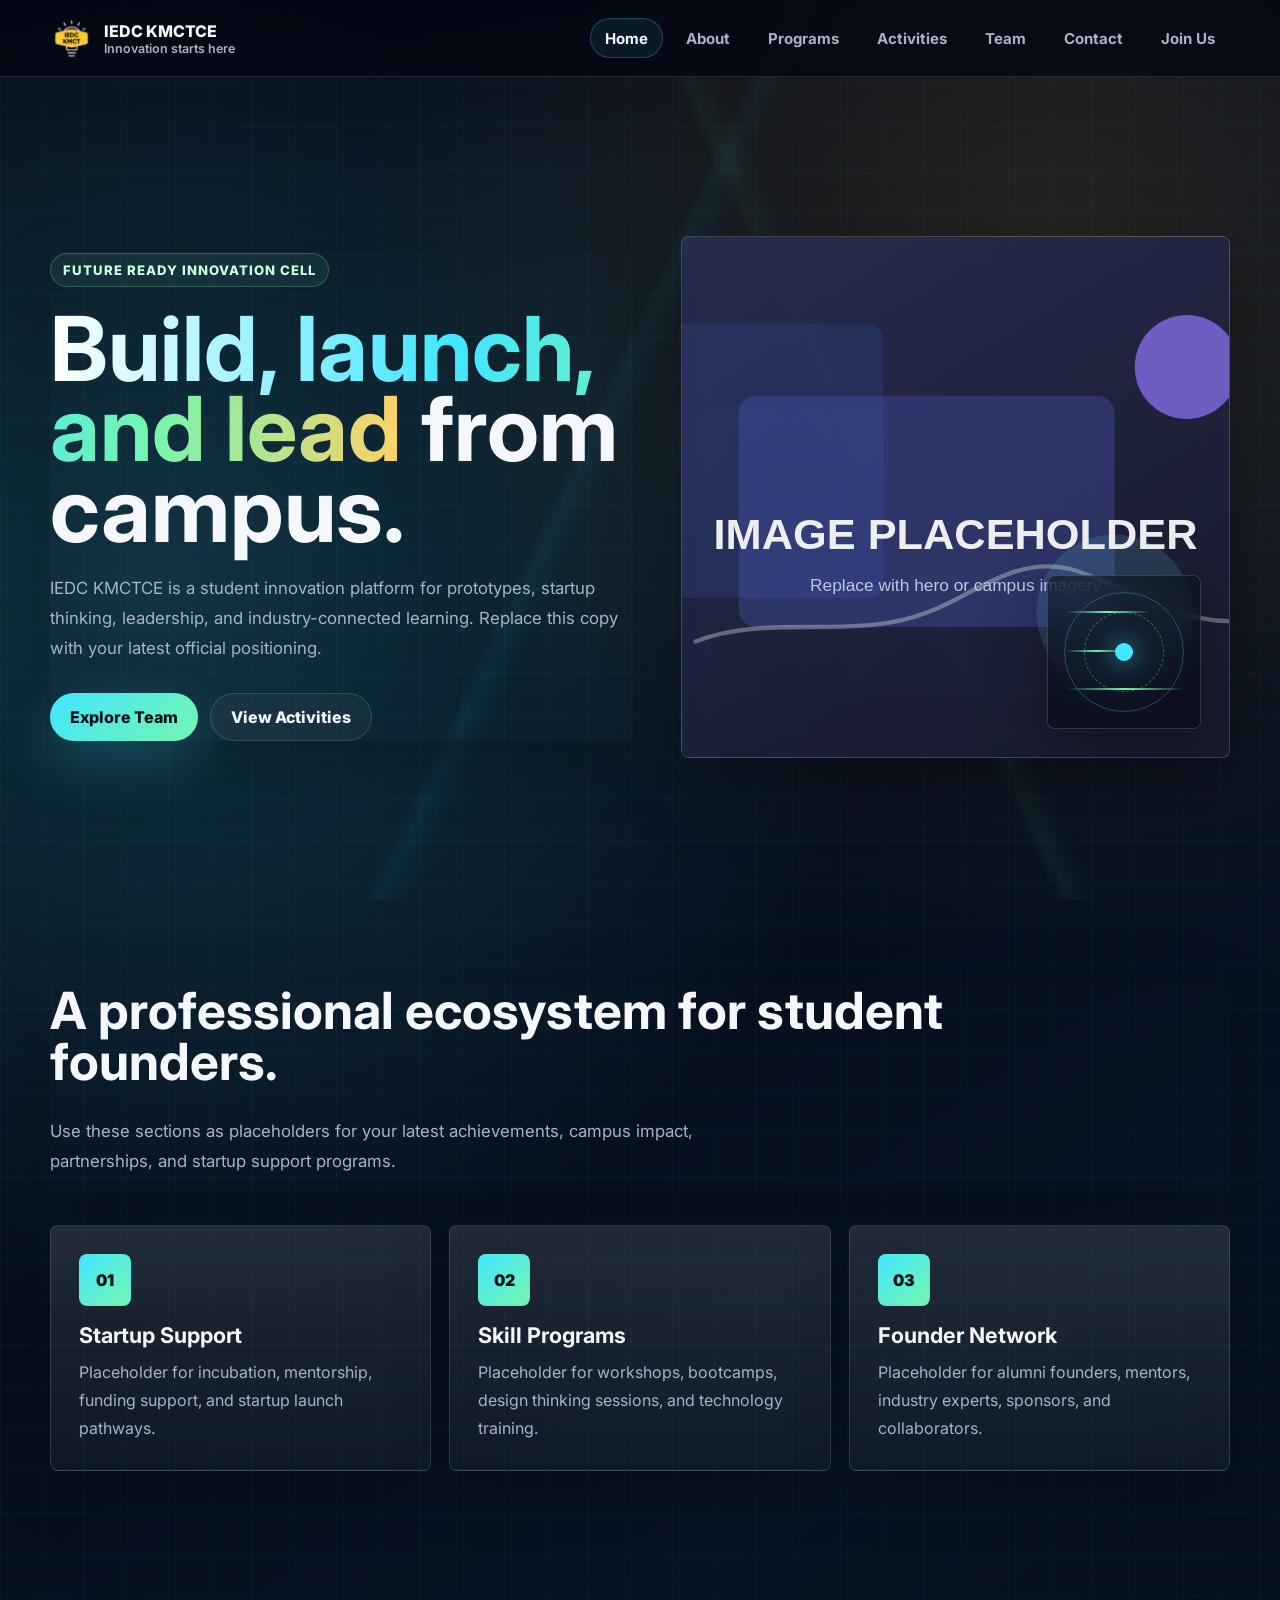
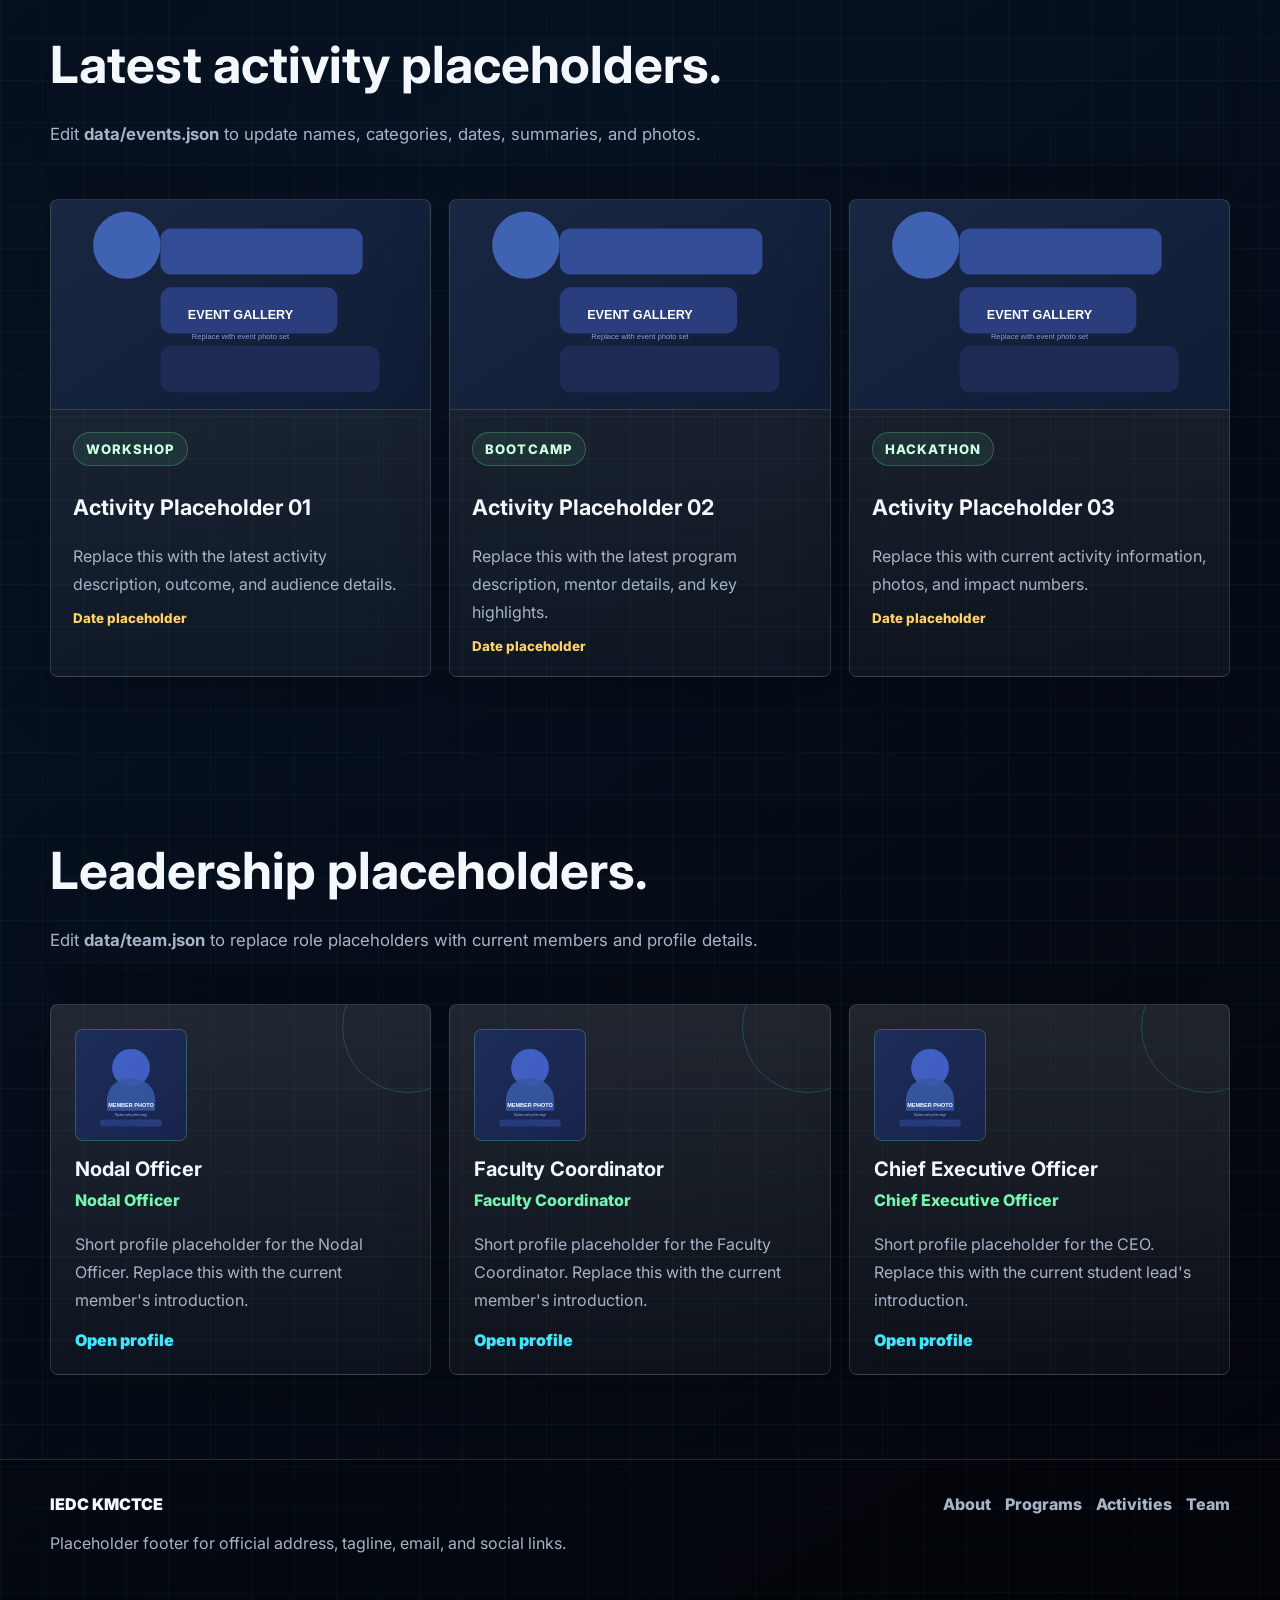
<file: index.html>
<!DOCTYPE html>
<html lang="en">

<head>
  <meta charset="UTF-8" />
  <meta name="viewport" content="width=device-width, initial-scale=1.0" />
  <title>IEDC KMCTCE | Innovation & Entrepreneurship</title>
  <link rel="icon" type="image/x-icon" href="./assets/images/logo/iedc-kmctce.ico" />
  <link rel="stylesheet" href="./styles.css" />
  <link rel="preconnect" href="https://fonts.googleapis.com" />
  <link rel="preconnect" href="https://fonts.gstatic.com" crossorigin />
  <link href="https://fonts.googleapis.com/css2?family=Inter:wght@400;500;600;700;800;900&display=swap"
    rel="stylesheet" />
</head>

<body>
  <header>
    <div class="navbar">
      <a class="brand" href="index.html">
        <img src="./assets/images/logo/iedc.svg" alt="IEDC KMCTCE" />
        <div>IEDC KMCTCE<span>Innovation starts here</span></div>
      </a>
      <div class="nav-shell">
        <button class="menu-toggle" type="button" aria-label="Toggle navigation">Menu</button>
        <nav>
          <ul class="nav-list">
            <li><a href="index.html">Home</a></li>
            <li><a href="about.html">About</a></li>
            <li><a href="programs.html">Programs</a></li>
            <li><a href="events.html">Activities</a></li>
            <li><a href="team.html">Team</a></li>
            <li><a href="contact.html">Contact</a></li>
            <li><a href = "join-us.html">Join Us</a></li>
          </ul>
        </nav>
      </div>
    </div>
  </header>

  <main>
    <section class="hero">
      <div class="hero-copy reveal">
        <div class="label-pill">Future ready innovation cell</div>
        <h1><span class="gradient-text">Build, launch, and lead</span> from campus.</h1>
        <p>IEDC KMCTCE is a student innovation platform for prototypes, startup thinking, leadership, and
          industry-connected learning. Replace this copy with your latest official positioning.</p>
        <div class="hero-actions">
          <a class="cta-btn" href="team.html">Explore Team</a>
          <a class="secondary-btn" href="events.html">View Activities</a>
        </div>
      </div>
      <div class="hero-visual" data-tilt>
        <img src="./assets/images/placeholders/hero-placeholder.svg" alt="IEDC futuristic visual placeholder" />
      </div>
    </section>

    <section class="section">
      <div class="section-inner">
        <div class="section-head reveal">
          <h2 class="section-title">A professional ecosystem for student founders.</h2>
          <p class="section-subtitle">Use these sections as placeholders for your latest achievements, campus impact,
            partnerships, and startup support programs.</p>
        </div>
        <div class="grid gallery-grid">
          <article class="card" data-tilt>
            <span class="icon-tile">01</span>
            <h3>Startup Support</h3>
            <p>Placeholder for incubation, mentorship, funding support, and startup launch pathways.</p>
          </article>
          <article class="card" data-tilt>
            <span class="icon-tile">02</span>
            <h3>Skill Programs</h3>
            <p>Placeholder for workshops, bootcamps, design thinking sessions, and technology training.</p>
          </article>
          <article class="card" data-tilt>
            <span class="icon-tile">03</span>
            <h3>Founder Network</h3>
            <p>Placeholder for alumni founders, mentors, industry experts, sponsors, and collaborators.</p>
          </article>
        </div>
      </div>
    </section>

    <section class="section">
      <div class="section-inner">
        <div class="section-head reveal">
          <h2 class="section-title">Latest activity placeholders.</h2>
          <p class="section-subtitle">Edit <strong>data/events.json</strong> to update names, categories, dates,
            summaries, and photos.</p>
        </div>
        <div class="grid gallery-grid" data-event-preview></div>
      </div>
    </section>

    <section class="section">
      <div class="section-inner">
        <div class="section-head reveal">
          <h2 class="section-title">Leadership placeholders.</h2>
          <p class="section-subtitle">Edit <strong>data/team.json</strong> to replace role placeholders with current
            members and profile details.</p>
        </div>
        <div class="grid team-grid" data-team-preview></div>
      </div>
    </section>
  </main>

  <footer>
    <div class="footer-inner">
      <div>
        <div class="footer-logo">IEDC KMCTCE</div>
        <p class="footer-copy">Placeholder footer for official address, tagline, email, and social links.</p>
      </div>
      <div class="footer-links">
        <a href="about.html">About</a>
        <a href="programs.html">Programs</a>
        <a href="events.html">Activities</a>
        <a href="team.html">Team</a>
      </div>
    </div>
  </footer>

  <script src="./scripts.js" defer></script>
</body>

</html>
</file>
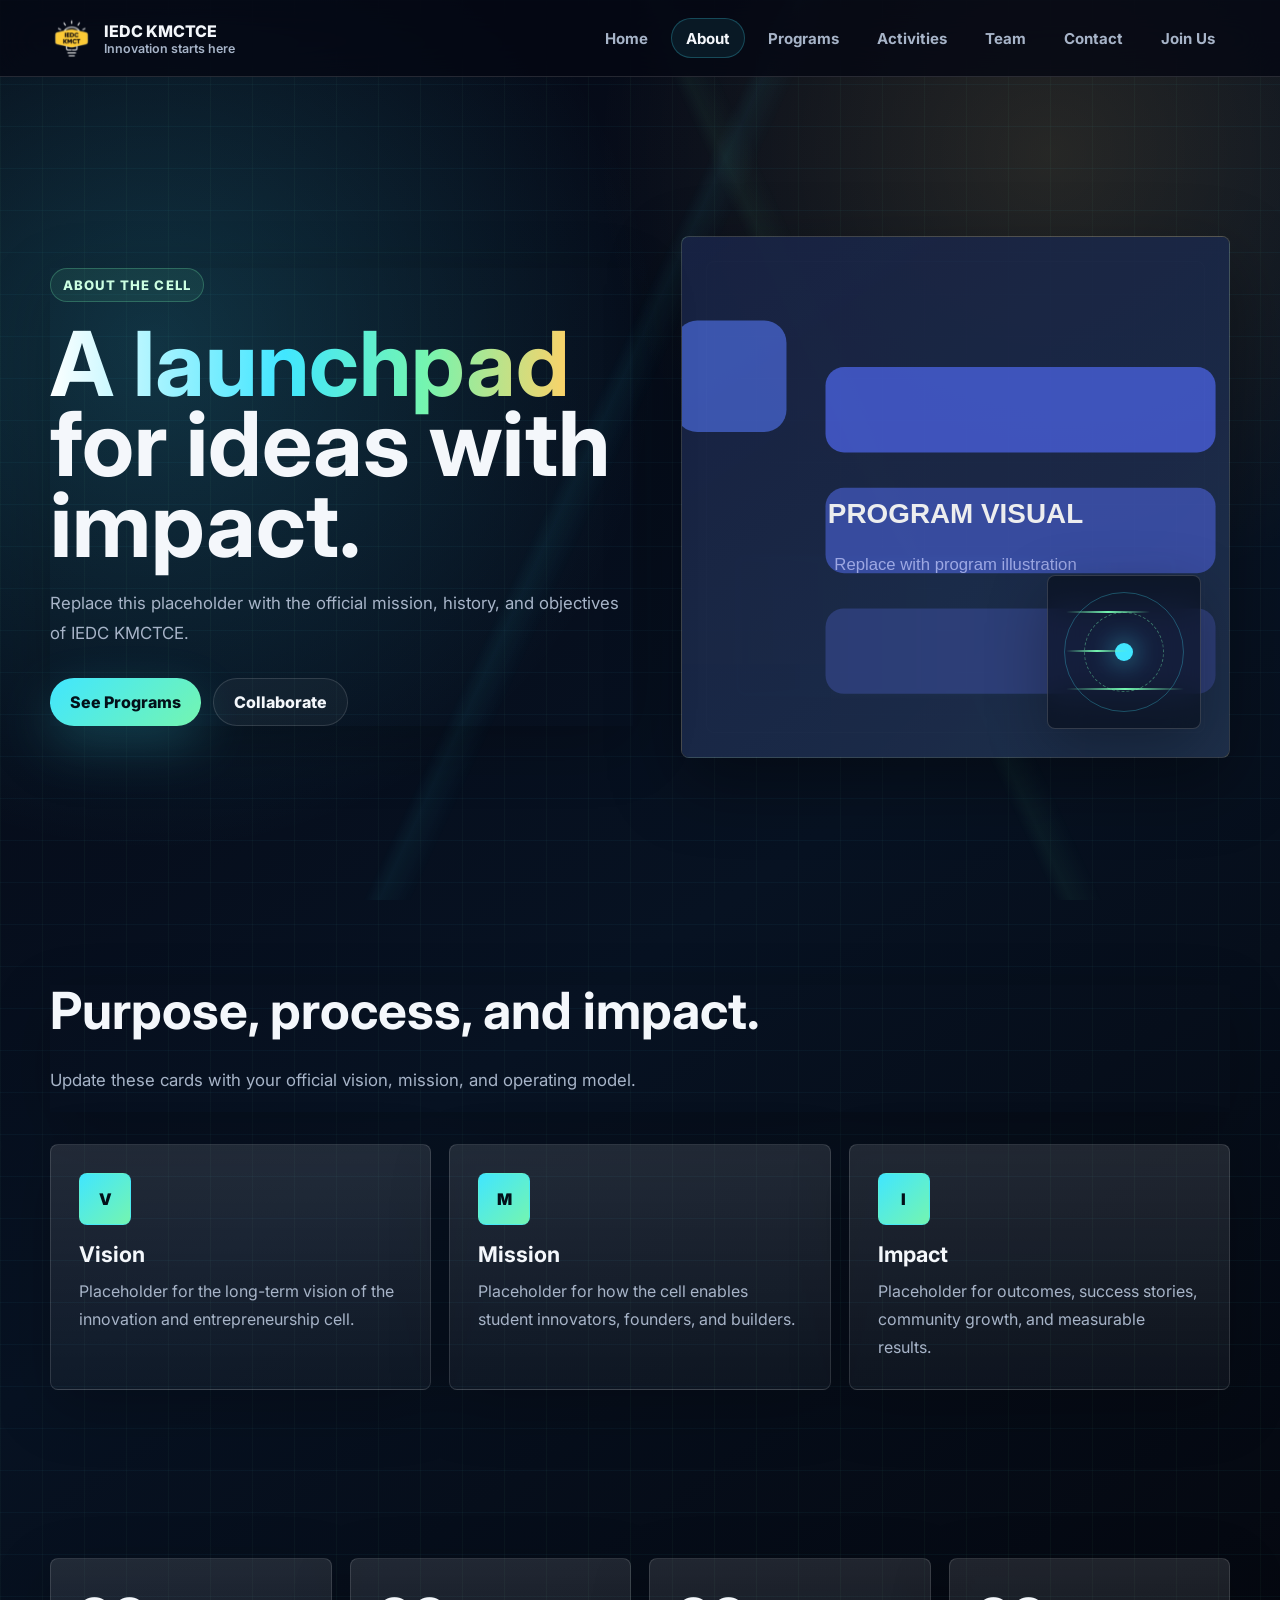
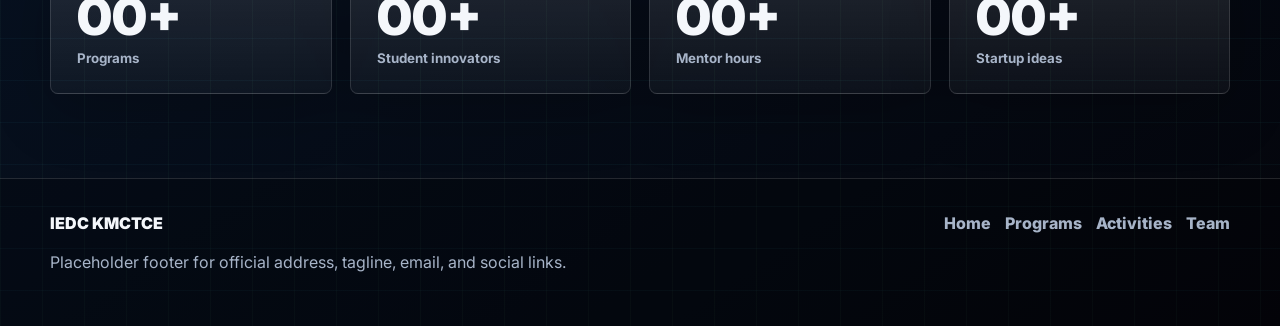
<file: about.html>
<!DOCTYPE html>
<html lang="en">

<head>
  <meta charset="UTF-8" />
  <meta name="viewport" content="width=device-width, initial-scale=1.0" />
  <title>About | IEDC KMCTCE</title>
  <link rel="icon" type="image/x-icon" href="./assets/images/logo/iedc-kmctce.ico" />
  <link rel="stylesheet" href="./styles.css" />
  <link rel="preconnect" href="https://fonts.googleapis.com" />
  <link rel="preconnect" href="https://fonts.gstatic.com" crossorigin />
  <link href="https://fonts.googleapis.com/css2?family=Inter:wght@400;500;600;700;800;900&display=swap"
    rel="stylesheet" />
</head>

<body>
  <header>
    <div class="navbar">
      <a class="brand" href="index.html"><img src="./assets/images/logo/iedc.svg" alt="IEDC KMCTCE" />
        <div>IEDC KMCTCE<span>Innovation starts here</span></div>
      </a>
      <div class="nav-shell"><button class="menu-toggle" type="button" aria-label="Toggle navigation">Menu</button>
        <nav>
          <ul class="nav-list">
            <li><a href="index.html">Home</a></li>
            <li><a href="about.html">About</a></li>
            <li><a href="programs.html">Programs</a></li>
            <li><a href="events.html">Activities</a></li>
            <li><a href="team.html">Team</a></li>
            <li><a href="contact.html">Contact</a></li>
            <li><a href = "join-us.html">Join Us</a></li>
          </ul>
        </nav>
      </div>
    </div>
  </header>
  <main>
    <section class="hero">
      <div class="hero-copy reveal">
        <div class="label-pill">About the cell</div>
        <h1><span class="gradient-text">A launchpad</span> for ideas with impact.</h1>
        <p>Replace this placeholder with the official mission, history, and objectives of IEDC KMCTCE.</p>
        <div class="hero-actions"><a class="cta-btn" href="programs.html">See Programs</a><a class="secondary-btn"
            href="contact.html">Collaborate</a></div>
      </div>
      <div class="hero-visual" data-tilt><img src="./assets/images/placeholders/program-placeholder.svg"
          alt="About IEDC placeholder" /></div>
    </section>
    <section class="section">
      <div class="section-inner">
        <div class="section-head reveal">
          <h2 class="section-title">Purpose, process, and impact.</h2>
          <p class="section-subtitle">Update these cards with your official vision, mission, and operating model.</p>
        </div>
        <div class="grid gallery-grid">
          <article class="card" data-tilt><span class="icon-tile">V</span>
            <h3>Vision</h3>
            <p>Placeholder for the long-term vision of the innovation and entrepreneurship cell.</p>
          </article>
          <article class="card" data-tilt><span class="icon-tile">M</span>
            <h3>Mission</h3>
            <p>Placeholder for how the cell enables student innovators, founders, and builders.</p>
          </article>
          <article class="card" data-tilt><span class="icon-tile">I</span>
            <h3>Impact</h3>
            <p>Placeholder for outcomes, success stories, community growth, and measurable results.</p>
          </article>
        </div>
      </div>
    </section>
    <section class="section">
      <div class="section-inner">
        <div class="grid stats">
          <div class="stat-card"><span>00+</span><small>Programs</small></div>
          <div class="stat-card"><span>00+</span><small>Student innovators</small></div>
          <div class="stat-card"><span>00+</span><small>Mentor hours</small></div>
          <div class="stat-card"><span>00+</span><small>Startup ideas</small></div>
        </div>
      </div>
    </section>
  </main>
  <footer>
    <div class="footer-inner">
      <div>
        <div class="footer-logo">IEDC KMCTCE</div>
        <p class="footer-copy">Placeholder footer for official address, tagline, email, and social links.</p>
      </div>
      <div class="footer-links"><a href="index.html">Home</a><a href="programs.html">Programs</a><a
          href="events.html">Activities</a><a href="team.html">Team</a></div>
    </div>
  </footer>
  <script src="./scripts.js" defer></script>
</body>

</html>
</file>
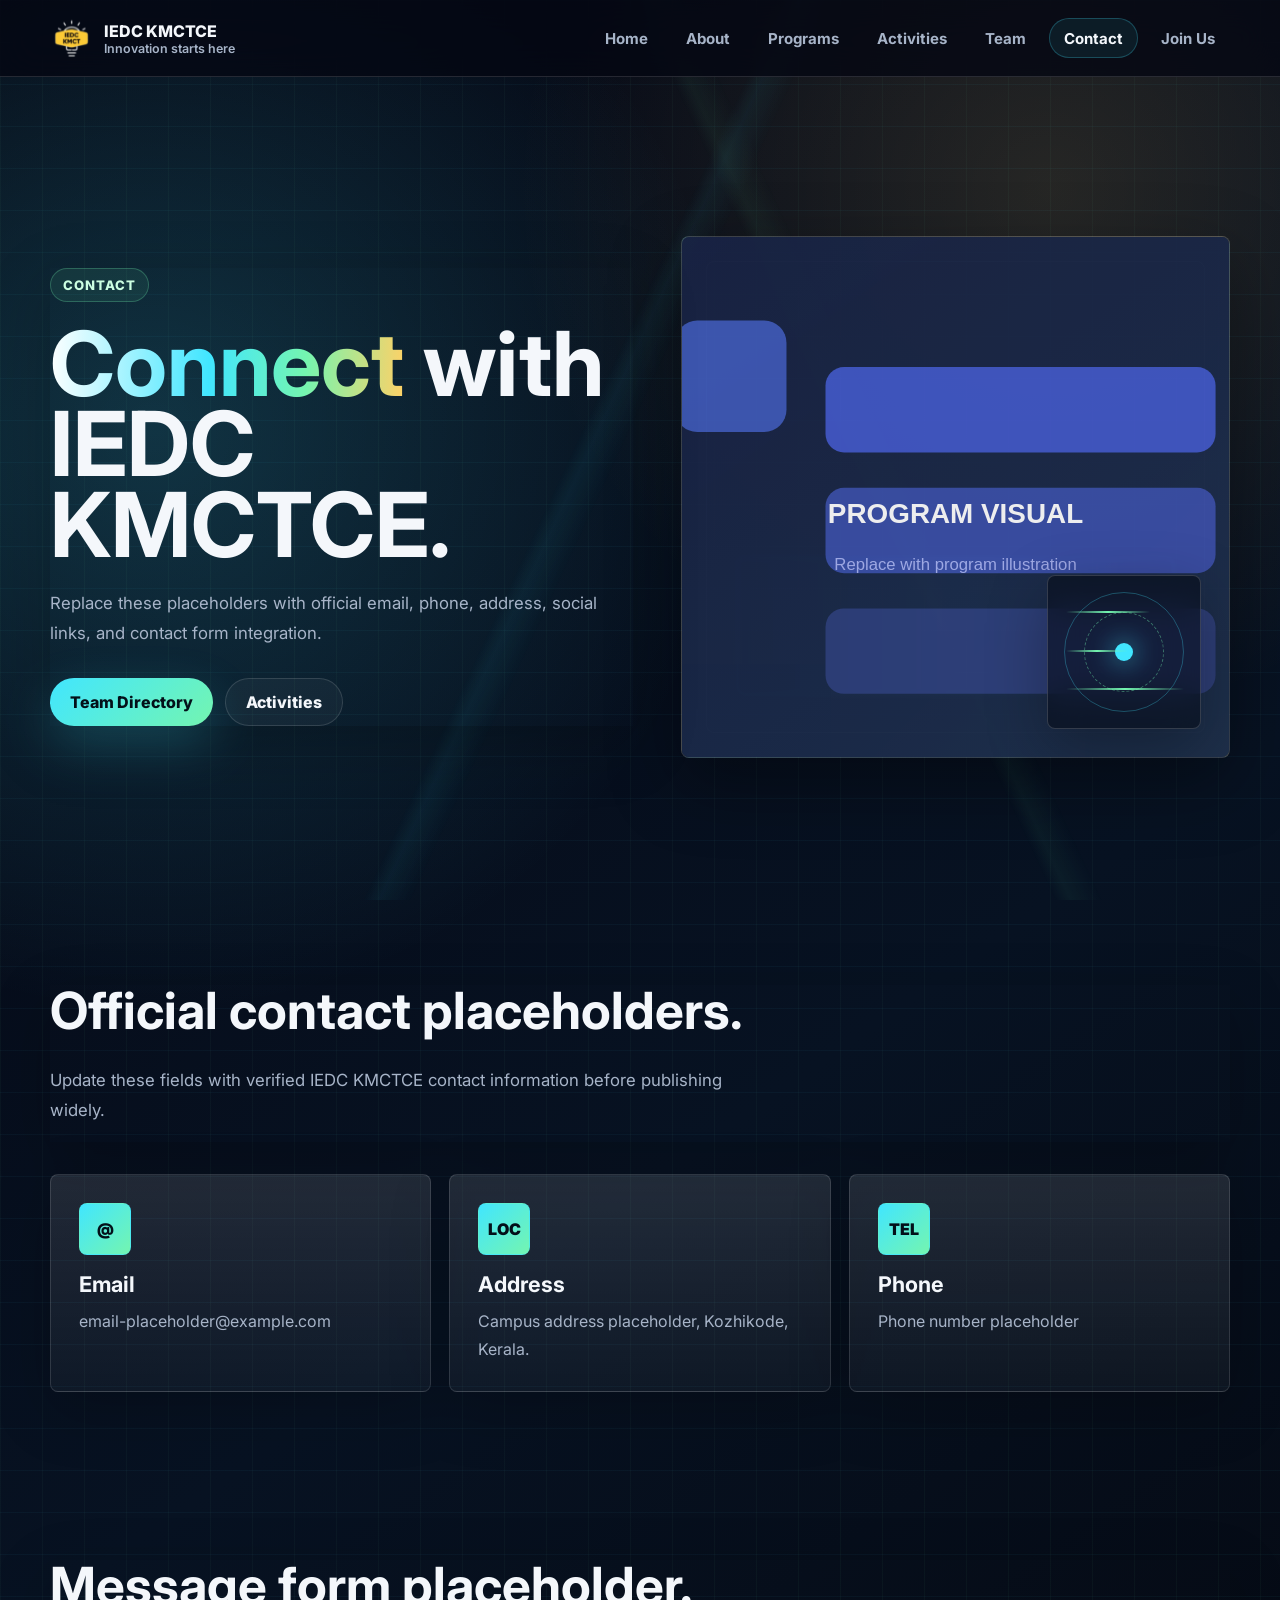
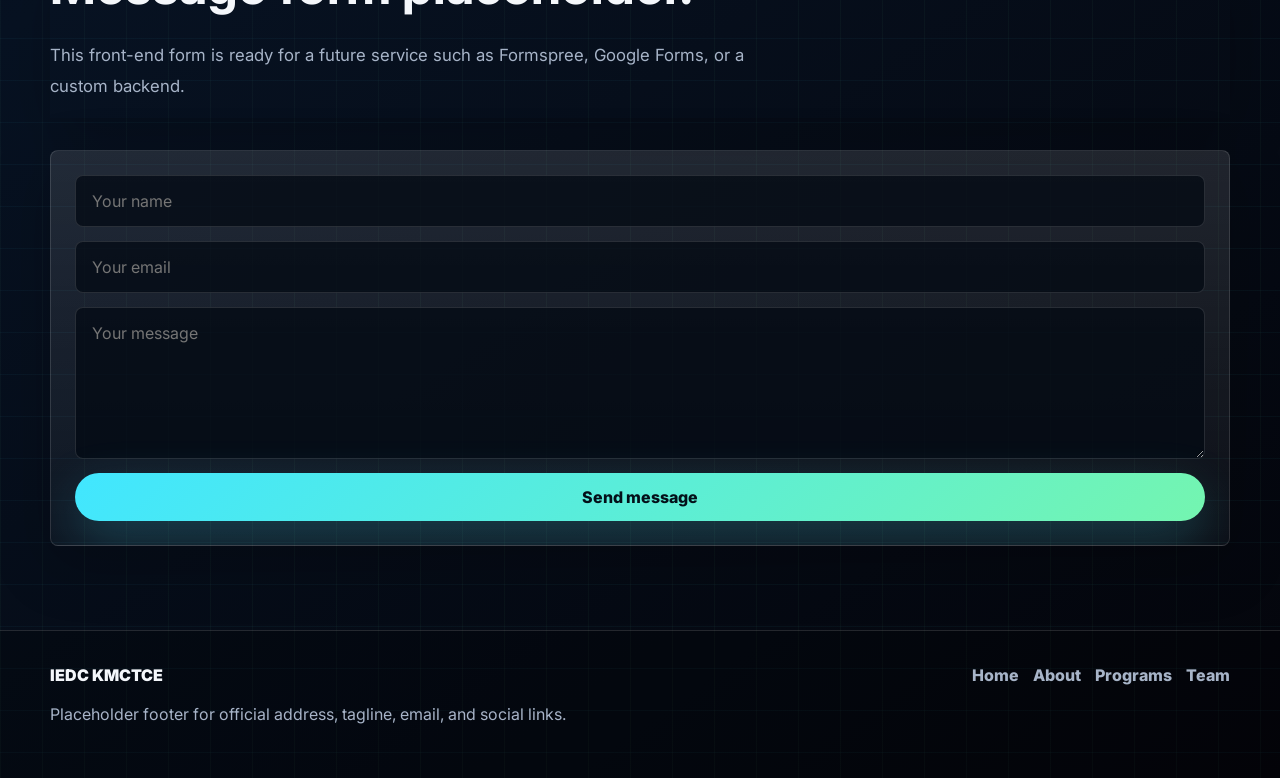
<file: contact.html>
<!DOCTYPE html>
<html lang="en">

<head>
  <meta charset="UTF-8" />
  <meta name="viewport" content="width=device-width, initial-scale=1.0" />
  <title>Contact | IEDC KMCTCE</title>
  <link rel="icon" type="image/x-icon" href="./assets/images/logo/iedc-kmctce.ico" />
  <link rel="stylesheet" href="./styles.css" />
  <link rel="preconnect" href="https://fonts.googleapis.com" />
  <link rel="preconnect" href="https://fonts.gstatic.com" crossorigin />
  <link href="https://fonts.googleapis.com/css2?family=Inter:wght@400;500;600;700;800;900&display=swap"
    rel="stylesheet" />
</head>

<body>
  <header>
    <div class="navbar"><a class="brand" href="index.html"><img src="./assets/images/logo/iedc.svg" alt="IEDC KMCTCE" />
        <div>IEDC KMCTCE<span>Innovation starts here</span></div>
      </a>
      <div class="nav-shell"><button class="menu-toggle" type="button" aria-label="Toggle navigation">Menu</button>
        <nav>
          <ul class="nav-list">
            <li><a href="index.html">Home</a></li>
            <li><a href="about.html">About</a></li>
            <li><a href="programs.html">Programs</a></li>
            <li><a href="events.html">Activities</a></li>
            <li><a href="team.html">Team</a></li>
            <li><a href="contact.html">Contact</a></li>
            <li><a href = "join-us.html">Join Us</a></li>
          </ul>
        </nav>
      </div>
    </div>
  </header>
  <main>
    <section class="hero">
      <div class="hero-copy reveal">
        <div class="label-pill">Contact</div>
        <h1><span class="gradient-text">Connect</span> with IEDC KMCTCE.</h1>
        <p>Replace these placeholders with official email, phone, address, social links, and contact form integration.
        </p>
        <div class="hero-actions"><a class="cta-btn" href="team.html">Team Directory</a><a class="secondary-btn"
            href="events.html">Activities</a></div>
      </div>
      <div class="hero-visual" data-tilt><img src="./assets/images/placeholders/program-placeholder.svg"
          alt="IEDC contact placeholder" /></div>
    </section>
    <section class="section">
      <div class="section-inner">
        <div class="section-head reveal">
          <h2 class="section-title">Official contact placeholders.</h2>
          <p class="section-subtitle">Update these fields with verified IEDC KMCTCE contact information before
            publishing widely.</p>
        </div>
        <div class="grid gallery-grid">
          <article class="card" data-tilt><span class="icon-tile">@</span>
            <h3>Email</h3>
            <p>email-placeholder@example.com</p>
          </article>
          <article class="card" data-tilt><span class="icon-tile">LOC</span>
            <h3>Address</h3>
            <p>Campus address placeholder, Kozhikode, Kerala.</p>
          </article>
          <article class="card" data-tilt><span class="icon-tile">TEL</span>
            <h3>Phone</h3>
            <p>Phone number placeholder</p>
          </article>
        </div>
      </div>
    </section>
    <section class="section">
      <div class="section-inner">
        <div class="section-head reveal">
          <h2 class="section-title">Message form placeholder.</h2>
          <p class="section-subtitle">This front-end form is ready for a future service such as Formspree, Google Forms,
            or a custom backend.</p>
        </div>
        <form class="contact-form">
          <div class="form-grid"><input type="text" placeholder="Your name" /><input type="email"
              placeholder="Your email" /><textarea rows="6" placeholder="Your message"></textarea><button
              class="cta-btn" type="button">Send message</button></div>
        </form>
      </div>
    </section>
  </main>
  <footer>
    <div class="footer-inner">
      <div>
        <div class="footer-logo">IEDC KMCTCE</div>
        <p class="footer-copy">Placeholder footer for official address, tagline, email, and social links.</p>
      </div>
      <div class="footer-links"><a href="index.html">Home</a><a href="about.html">About</a><a
          href="programs.html">Programs</a><a href="team.html">Team</a></div>
    </div>
  </footer>
  <script src="./scripts.js" defer></script>
</body>

</html>
</file>
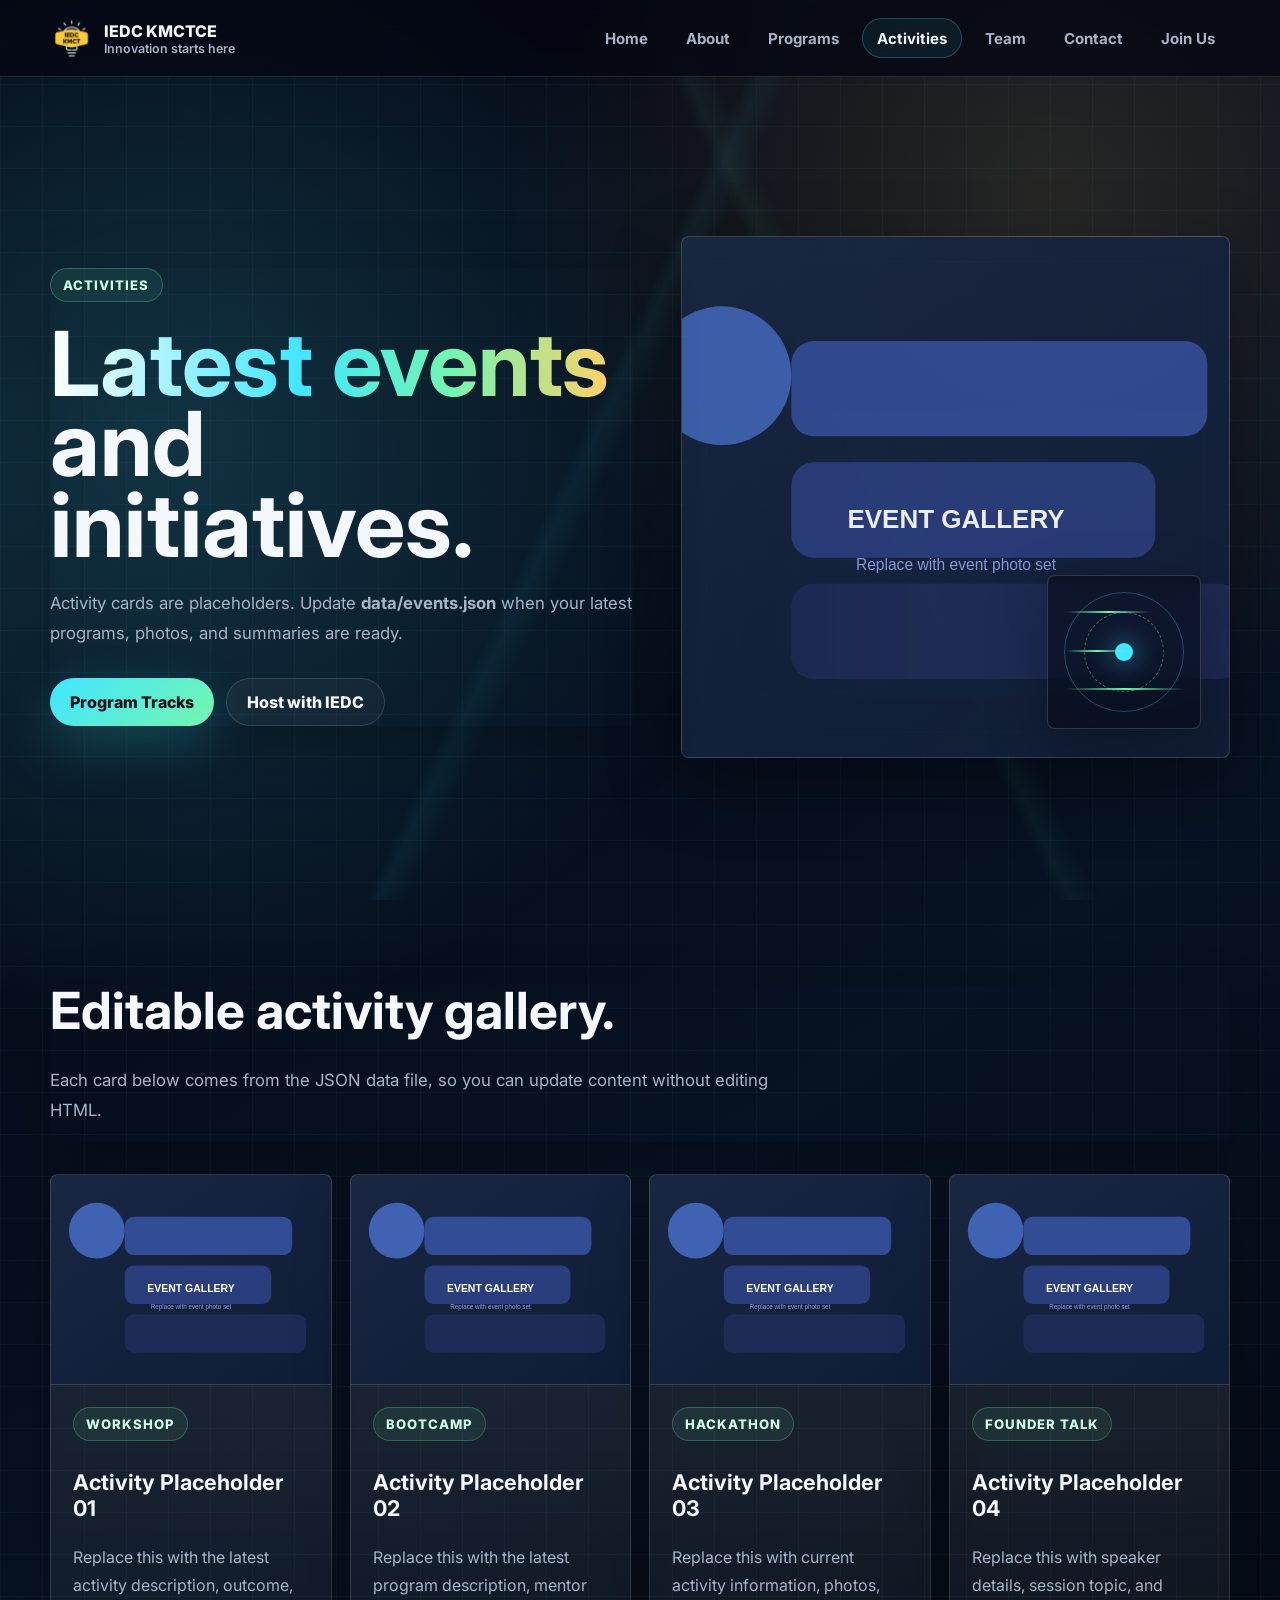
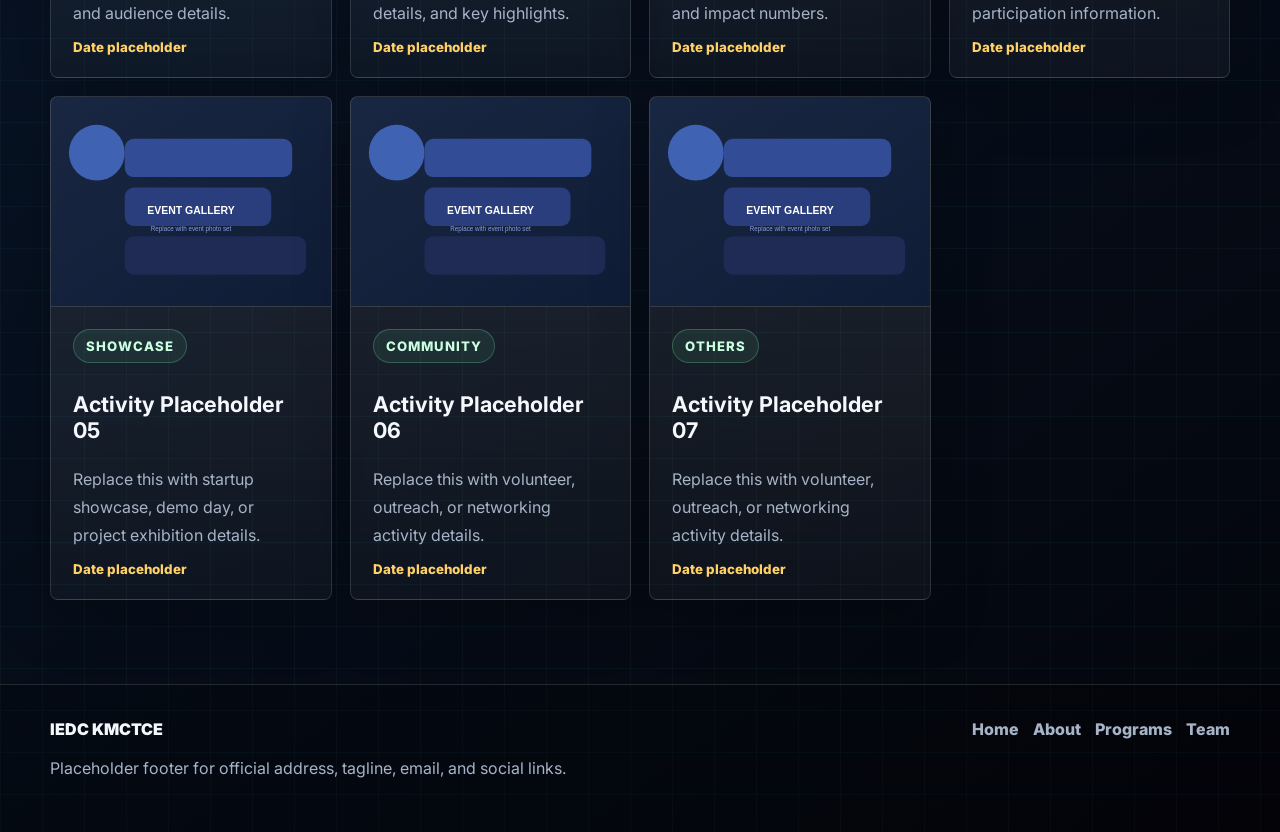
<file: events.html>
<!DOCTYPE html>
<html lang="en">

<head>
  <meta charset="UTF-8" />
  <meta name="viewport" content="width=device-width, initial-scale=1.0" />
  <title>Activities | IEDC KMCTCE</title>
  <link rel="icon" type="image/x-icon" href="./assets/images/logo/iedc-kmctce.ico" />
  <link rel="stylesheet" href="./styles.css" />
  <link rel="preconnect" href="https://fonts.googleapis.com" />
  <link rel="preconnect" href="https://fonts.gstatic.com" crossorigin />
  <link href="https://fonts.googleapis.com/css2?family=Inter:wght@400;500;600;700;800;900&display=swap"
    rel="stylesheet" />
</head>

<body>
  <header>
    <div class="navbar"><a class="brand" href="index.html"><img src="./assets/images/logo/iedc.svg" alt="IEDC KMCTCE" />
        <div>IEDC KMCTCE<span>Innovation starts here</span></div>
      </a>
      <div class="nav-shell"><button class="menu-toggle" type="button" aria-label="Toggle navigation">Menu</button>
        <nav>
          <ul class="nav-list">
            <li><a href="index.html">Home</a></li>
            <li><a href="about.html">About</a></li>
            <li><a href="programs.html">Programs</a></li>
            <li><a href="events.html">Activities</a></li>
            <li><a href="team.html">Team</a></li>
            <li><a href="contact.html">Contact</a></li>
            <li><a href = "join-us.html">Join Us</a></li>
          </ul>
        </nav>
      </div>
    </div>
  </header>
  <main>
    <section class="hero">
      <div class="hero-copy reveal">
        <div class="label-pill">Activities</div>
        <h1><span class="gradient-text">Latest events</span> and initiatives.</h1>
        <p>Activity cards are placeholders. Update <strong>data/events.json</strong> when your latest programs, photos,
          and summaries are ready.</p>
        <div class="hero-actions"><a class="cta-btn" href="programs.html">Program Tracks</a><a class="secondary-btn"
            href="contact.html">Host with IEDC</a></div>
      </div>
      <div class="hero-visual" data-tilt><img src="./assets/images/placeholders/event-placeholder.svg"
          alt="IEDC activities placeholder" /></div>
    </section>
    <section class="section">
      <div class="section-inner">
        <div class="section-head reveal">
          <h2 class="section-title">Editable activity gallery.</h2>
          <p class="section-subtitle">Each card below comes from the JSON data file, so you can update content without
            editing HTML.</p>
        </div>
        <div class="grid gallery-grid" data-event-grid></div>
      </div>
    </section>
  </main>
  <footer>
    <div class="footer-inner">
      <div>
        <div class="footer-logo">IEDC KMCTCE</div>
        <p class="footer-copy">Placeholder footer for official address, tagline, email, and social links.</p>
      </div>
      <div class="footer-links"><a href="index.html">Home</a><a href="about.html">About</a><a
          href="programs.html">Programs</a><a href="team.html">Team</a></div>
    </div>
  </footer>
  <script src="./scripts.js" defer></script>
</body>

</html>
</file>
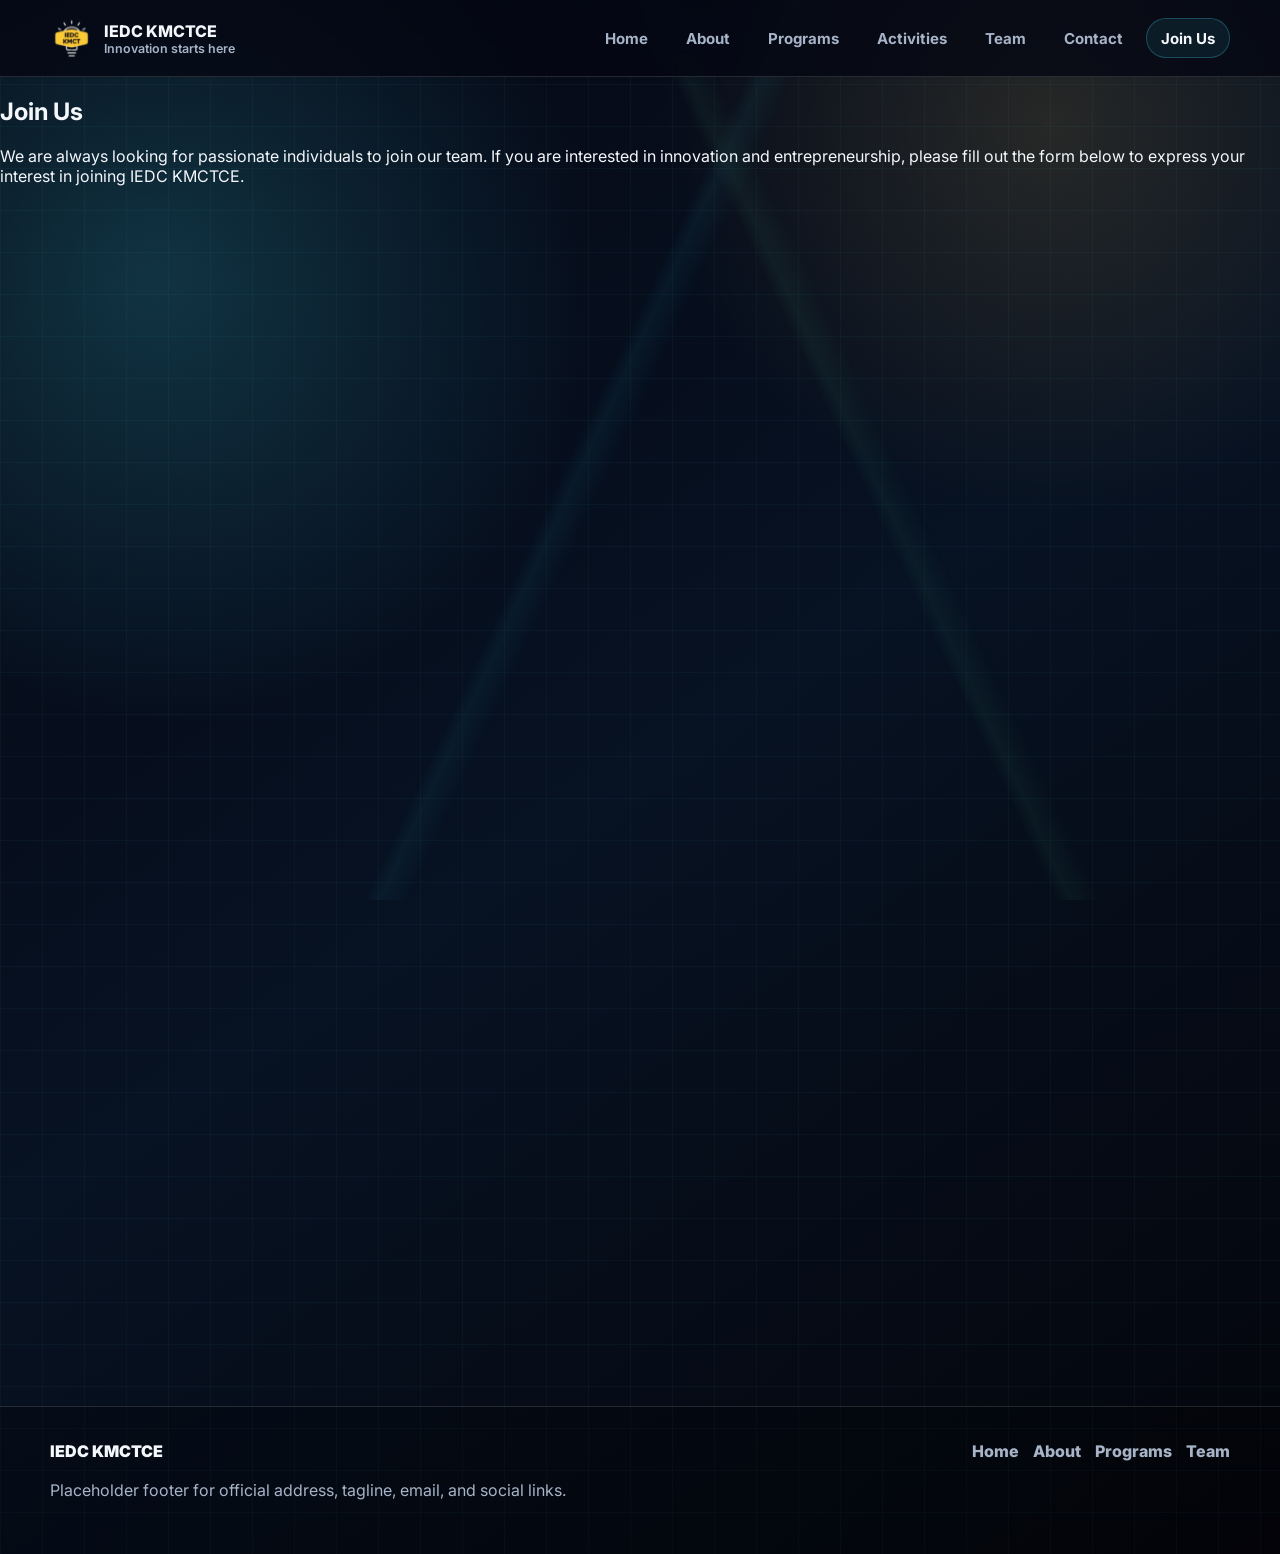
<file: join-us.html>
<!DOCTYPE html>
<html lang="en">

<head>
  <meta charset="UTF-8" />
  <meta name="viewport" content="width=device-width, initial-scale=1.0" />
  <title>Join Us | IEDC KMCTCE</title>
  <link rel="icon" type="image/x-icon" href="./assets/images/logo/iedc-kmctce.ico" />
  <link rel="stylesheet" href="./styles.css" />
  <link rel="preconnect" href="https://fonts.googleapis.com" />
  <link rel="preconnect" href="https://fonts.gstatic.com" crossorigin />
  <link href="https://fonts.googleapis.com/css2?family=Inter:wght@400;500;600;700;800;900&display=swap"
    rel="stylesheet" />
</head>

<body>
  <header>
    <div class="navbar">
      <a class="brand" href="index.html">
        <img src="./assets/images/logo/iedc.svg" alt="IEDC KMCTCE" />
        <div>IEDC KMCTCE<span>Innovation starts here</span></div>
      </a>
      <div class="nav-shell">
        <button class="menu-toggle" type="button" aria-label="Toggle navigation">Menu</button>
        <nav>
          <ul class="nav-list">
            <li><a href="index.html">Home</a></li>
            <li><a href="about.html">About</a></li>
            <li><a href="programs.html">Programs</a></li>
            <li><a href="events.html">Activities</a></li>
            <li><a href="team.html">Team</a></li>
            <li><a href="contact.html">Contact</a></li>
            <li><a href="join-us.html">Join Us</a></li>
          </ul>
        </nav>
      </div>
    </div>
  </header>
  <main>
    <section class="join-us">
      <div class="container">
        <h1>Join Us</h1>
        <p>We are always looking for passionate individuals to join our team. If you are interested in innovation and
          entrepreneurship, please fill out the form below to express your interest in joining IEDC KMCTCE.</p>
      </div>
      <iframe
        src="https://docs.google.com/forms/d/e/1FAIpQLSd7zP4GBKfhj_yhhY-BgThUVu9lBjGHPlzeT_zJjOhvkJps4w/viewform?embedded=true"
        title="Join IEDC KMCTCE form"
        style="width:100%;height:1200px;border:0;"
        loading="lazy">Loading…</iframe>
    </section>
  </main>
  <footer>
    <div class="footer-inner">
      <div>
        <div class="footer-logo">IEDC KMCTCE</div>
        <p class="footer-copy">Placeholder footer for official address, tagline, email, and social links.</p>
      </div>
      <div class="footer-links"><a href="index.html">Home</a><a href="about.html">About</a><a
          href="programs.html">Programs</a><a href="team.html">Team</a></div>
    </div>
  </footer>
  <script src="./scripts.js" defer></script>
</body>

</html>
</file>
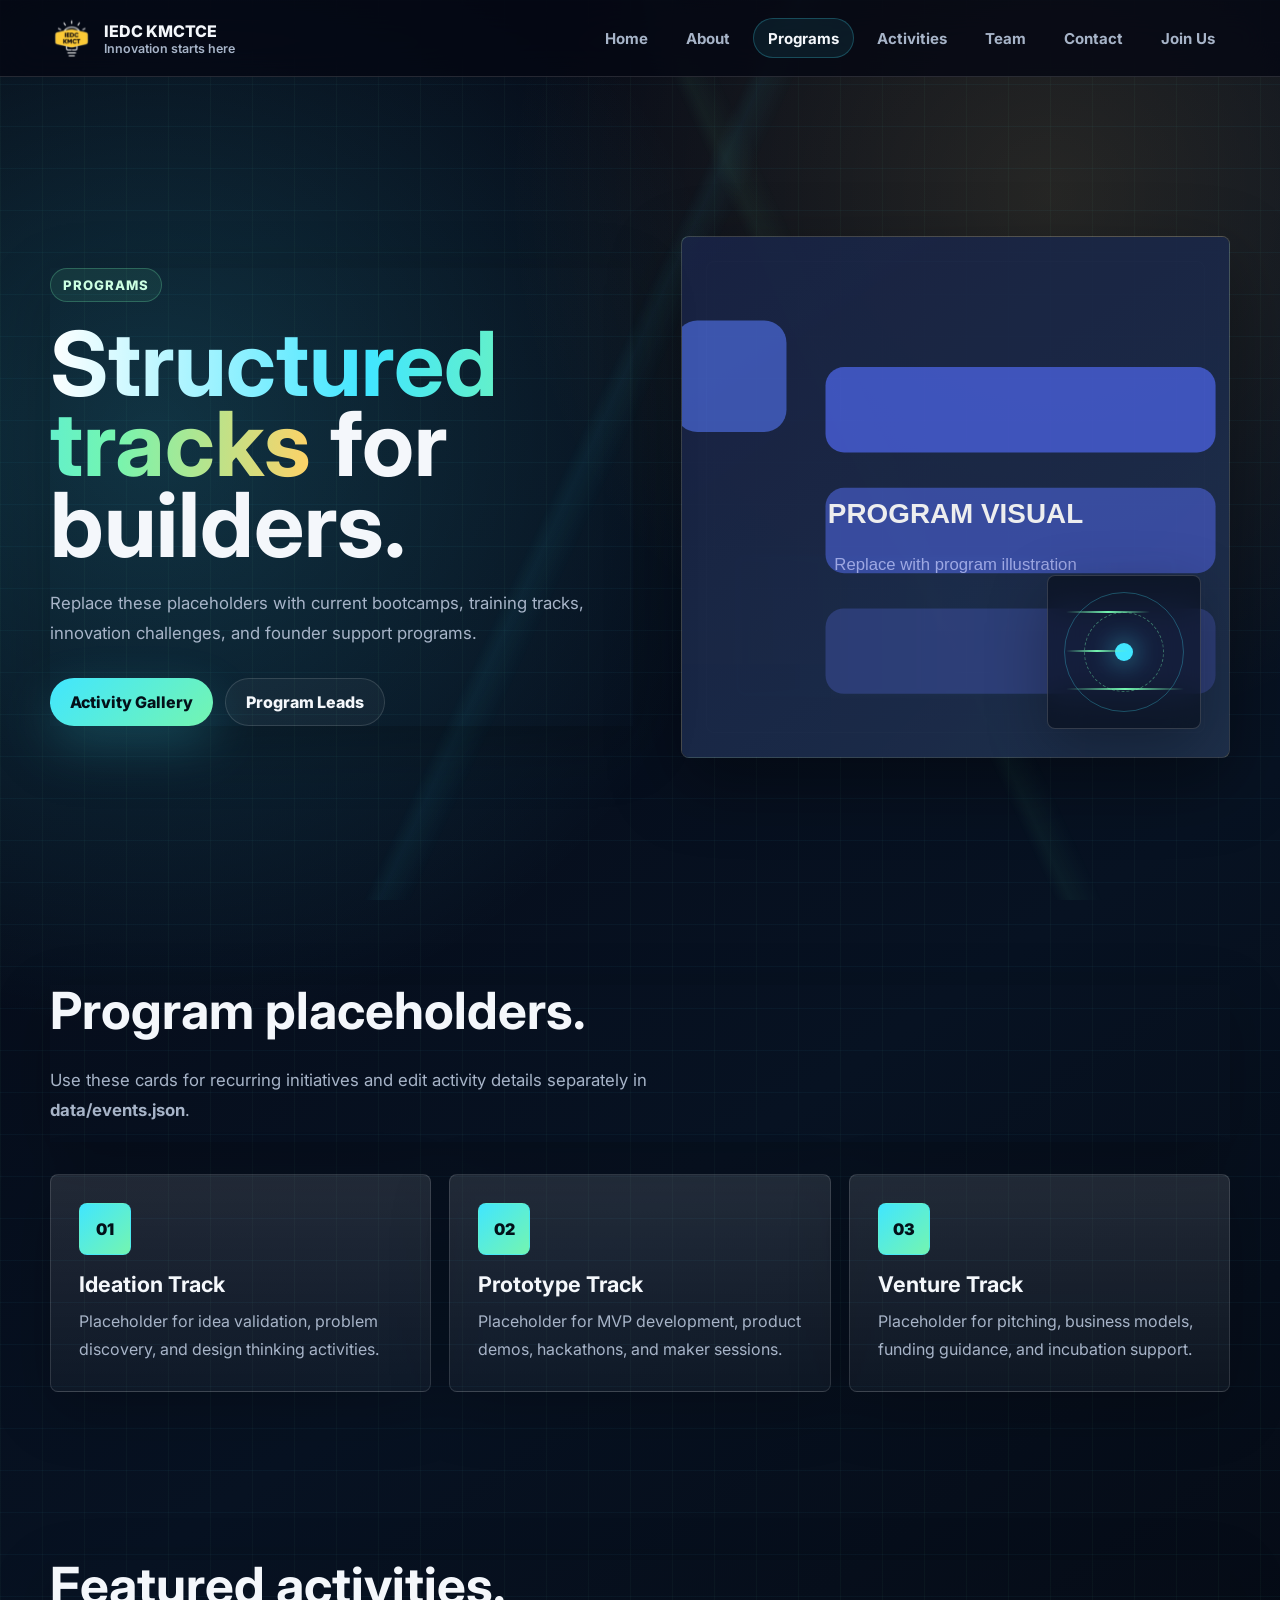
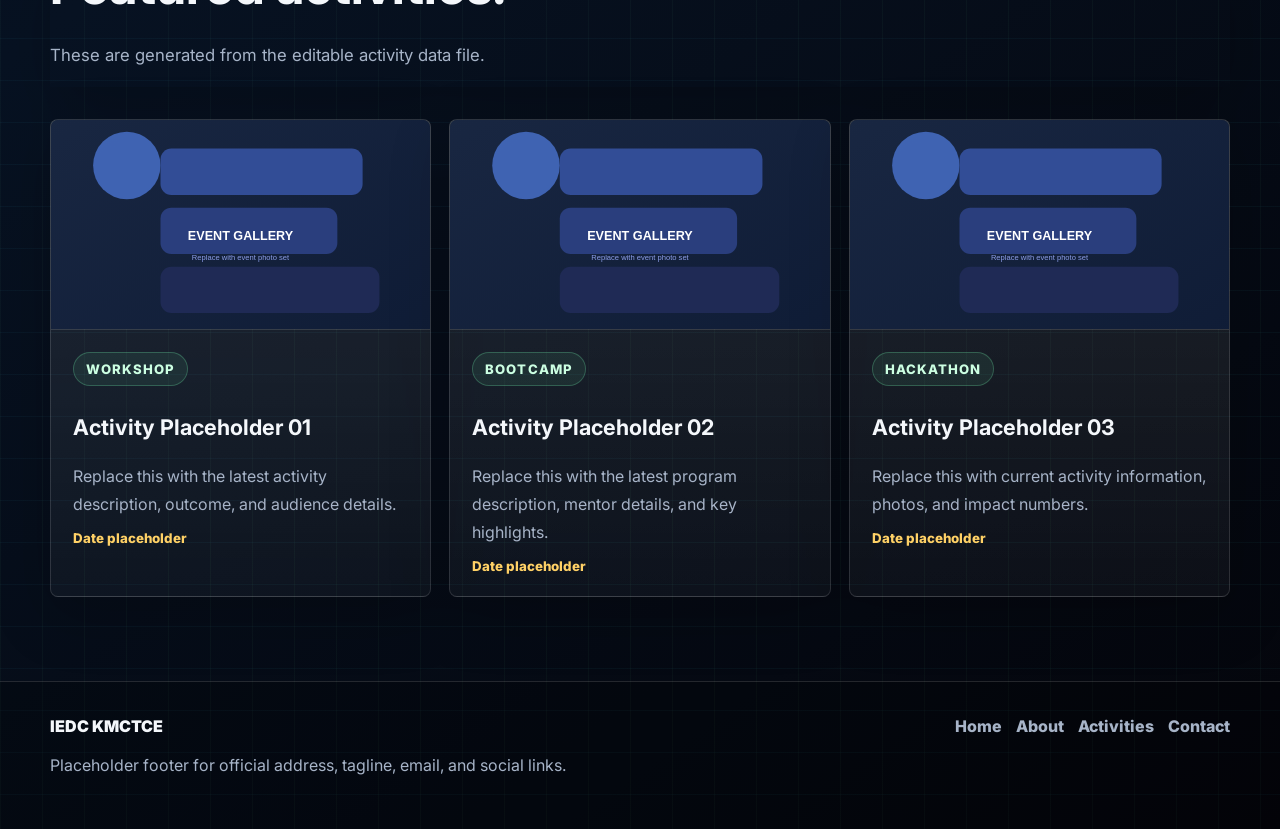
<file: programs.html>
<!DOCTYPE html>
<html lang="en">

<head>
  <meta charset="UTF-8" />
  <meta name="viewport" content="width=device-width, initial-scale=1.0" />
  <title>Programs | IEDC KMCTCE</title>
  <link rel="icon" type="image/x-icon" href="./assets/images/logo/iedc-kmctce.ico" />
  <link rel="stylesheet" href="./styles.css" />
  <link rel="preconnect" href="https://fonts.googleapis.com" />
  <link rel="preconnect" href="https://fonts.gstatic.com" crossorigin />
  <link href="https://fonts.googleapis.com/css2?family=Inter:wght@400;500;600;700;800;900&display=swap"
    rel="stylesheet" />
</head>

<body>
  <header>
    <div class="navbar"><a class="brand" href="index.html"><img src="./assets/images/logo/iedc.svg" alt="IEDC KMCTCE" />
        <div>IEDC KMCTCE<span>Innovation starts here</span></div>
      </a>
      <div class="nav-shell"><button class="menu-toggle" type="button" aria-label="Toggle navigation">Menu</button>
        <nav>
          <ul class="nav-list">
            <li><a href="index.html">Home</a></li>
            <li><a href="about.html">About</a></li>
            <li><a href="programs.html">Programs</a></li>
            <li><a href="events.html">Activities</a></li>
            <li><a href="team.html">Team</a></li>
            <li><a href="contact.html">Contact</a></li>
            <li><a href = "join-us.html">Join Us</a></li>
          </ul>
        </nav>
      </div>
    </div>
  </header>
  <main>
    <section class="hero">
      <div class="hero-copy reveal">
        <div class="label-pill">Programs</div>
        <h1><span class="gradient-text">Structured tracks</span> for builders.</h1>
        <p>Replace these placeholders with current bootcamps, training tracks, innovation challenges, and founder
          support programs.</p>
        <div class="hero-actions"><a class="cta-btn" href="events.html">Activity Gallery</a><a class="secondary-btn"
            href="team.html">Program Leads</a></div>
      </div>
      <div class="hero-visual" data-tilt><img src="./assets/images/placeholders/program-placeholder.svg"
          alt="IEDC programs placeholder" /></div>
    </section>
    <section class="section">
      <div class="section-inner">
        <div class="section-head reveal">
          <h2 class="section-title">Program placeholders.</h2>
          <p class="section-subtitle">Use these cards for recurring initiatives and edit activity details separately in
            <strong>data/events.json</strong>.</p>
        </div>
        <div class="grid gallery-grid">
          <article class="card" data-tilt><span class="icon-tile">01</span>
            <h3>Ideation Track</h3>
            <p>Placeholder for idea validation, problem discovery, and design thinking activities.</p>
          </article>
          <article class="card" data-tilt><span class="icon-tile">02</span>
            <h3>Prototype Track</h3>
            <p>Placeholder for MVP development, product demos, hackathons, and maker sessions.</p>
          </article>
          <article class="card" data-tilt><span class="icon-tile">03</span>
            <h3>Venture Track</h3>
            <p>Placeholder for pitching, business models, funding guidance, and incubation support.</p>
          </article>
        </div>
      </div>
    </section>
    <section class="section">
      <div class="section-inner">
        <div class="section-head reveal">
          <h2 class="section-title">Featured activities.</h2>
          <p class="section-subtitle">These are generated from the editable activity data file.</p>
        </div>
        <div class="grid gallery-grid" data-event-preview></div>
      </div>
    </section>
  </main>
  <footer>
    <div class="footer-inner">
      <div>
        <div class="footer-logo">IEDC KMCTCE</div>
        <p class="footer-copy">Placeholder footer for official address, tagline, email, and social links.</p>
      </div>
      <div class="footer-links"><a href="index.html">Home</a><a href="about.html">About</a><a
          href="events.html">Activities</a><a href="contact.html">Contact</a></div>
    </div>
  </footer>
  <script src="./scripts.js" defer></script>
</body>

</html>
</file>
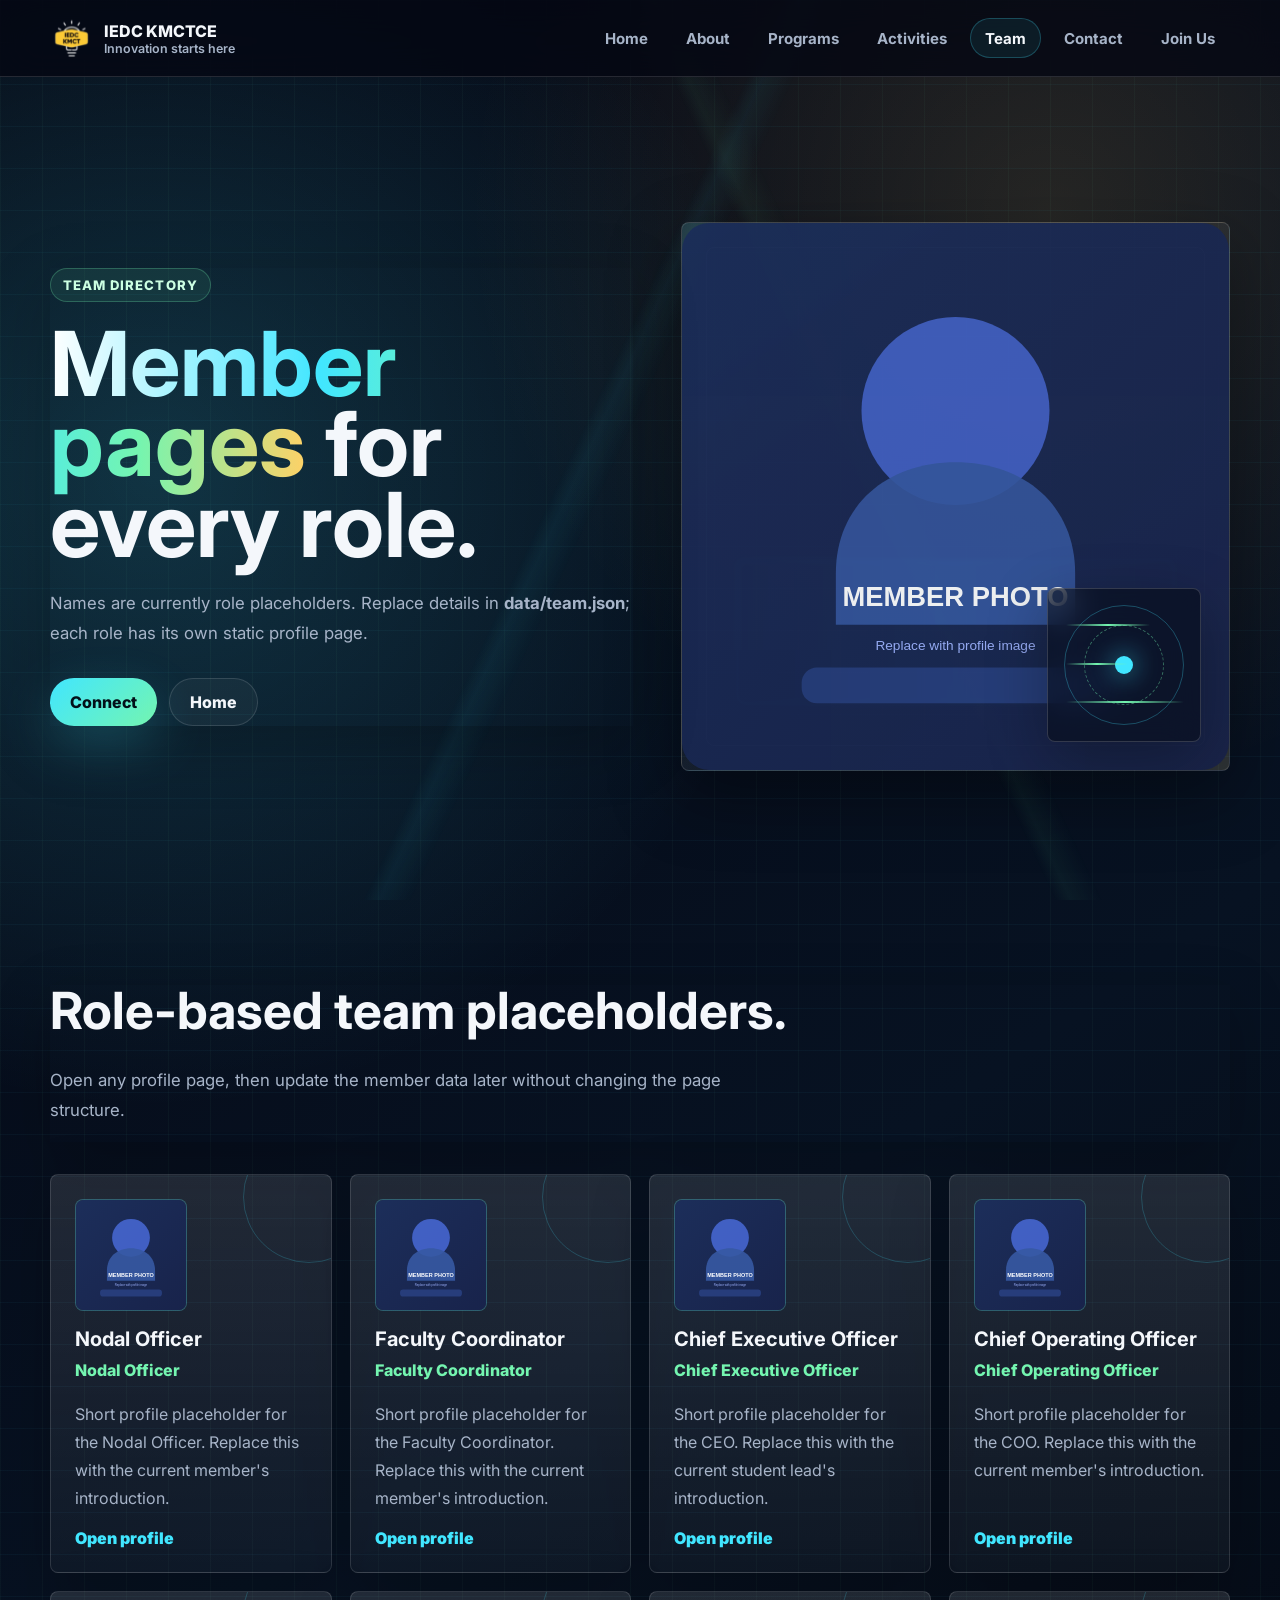
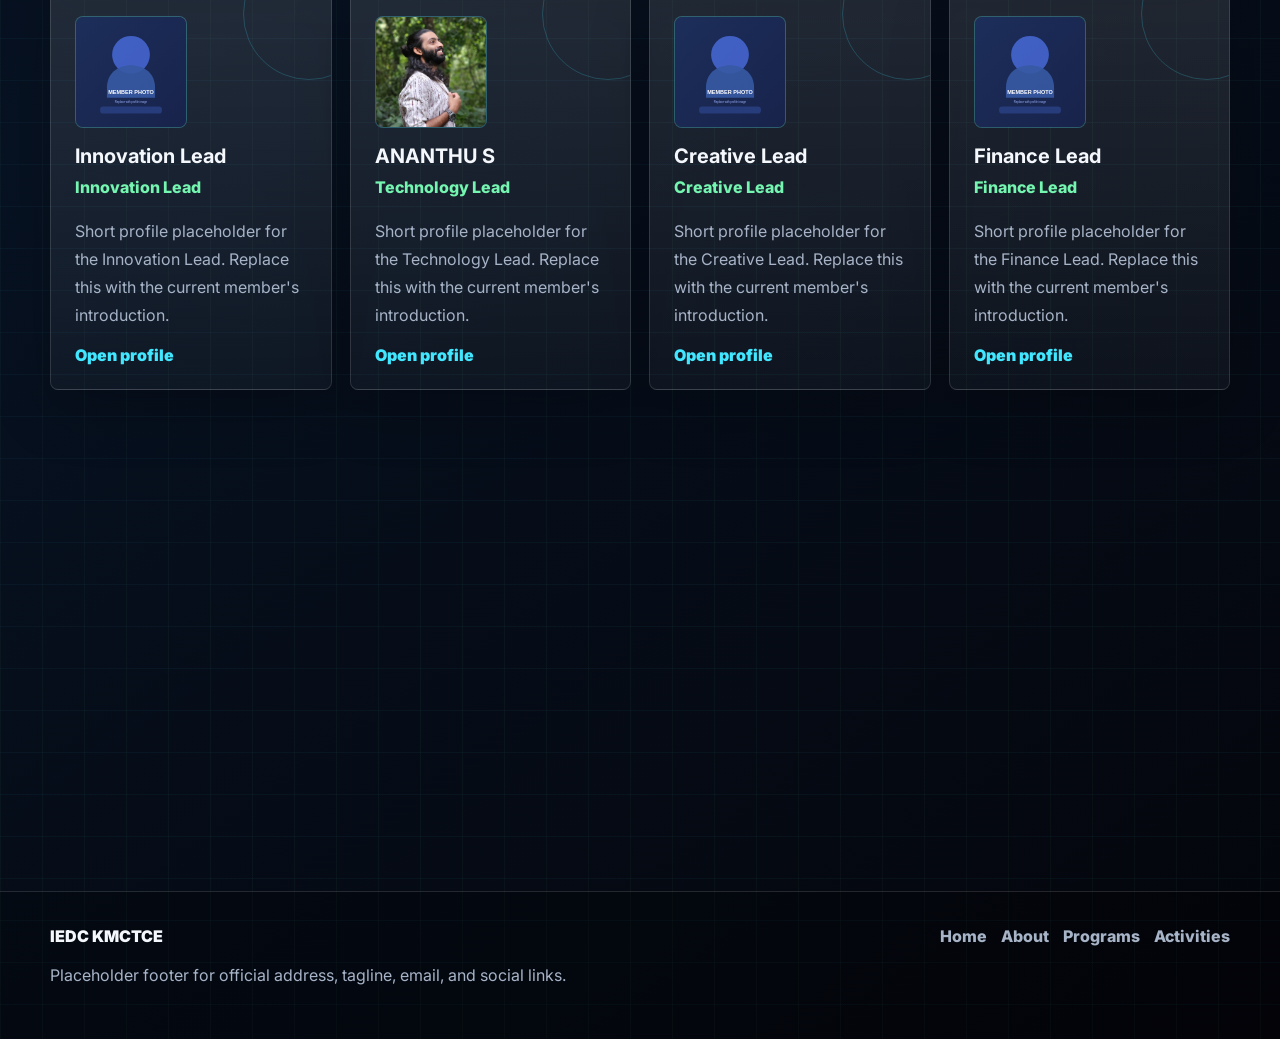
<file: team.html>
<!DOCTYPE html>
<html lang="en">

<head>
  <meta charset="UTF-8" />
  <meta name="viewport" content="width=device-width, initial-scale=1.0" />
  <title>Team | IEDC KMCTCE</title>
  <link rel="icon" type="image/x-icon" href="./assets/images/logo/iedc-kmctce.ico" />
  <link rel="stylesheet" href="./styles.css" />
  <link rel="preconnect" href="https://fonts.googleapis.com" />
  <link rel="preconnect" href="https://fonts.gstatic.com" crossorigin />
  <link href="https://fonts.googleapis.com/css2?family=Inter:wght@400;500;600;700;800;900&display=swap"
    rel="stylesheet" />
</head>

<body>
  <header>
    <div class="navbar"><a class="brand" href="index.html"><img src="./assets/images/logo/iedc.svg" alt="IEDC KMCTCE" />
        <div>IEDC KMCTCE<span>Innovation starts here</span></div>
      </a>
      <div class="nav-shell"><button class="menu-toggle" type="button" aria-label="Toggle navigation">Menu</button>
        <nav>
          <ul class="nav-list">
            <li><a href="index.html">Home</a></li>
            <li><a href="about.html">About</a></li>
            <li><a href="programs.html">Programs</a></li>
            <li><a href="events.html">Activities</a></li>
            <li><a href="team.html">Team</a></li>
            <li><a href="contact.html">Contact</a></li>
            <li><a href = "join-us.html">Join Us</a></li>
          </ul>
        </nav>
      </div>
    </div>
  </header>
  <main>
    <section class="hero">
      <div class="hero-copy reveal">
        <div class="label-pill">Team directory</div>
        <h1><span class="gradient-text">Member pages</span> for every role.</h1>
        <p>Names are currently role placeholders. Replace details in <strong>data/team.json</strong>; each role has its
          own static profile page.</p>
        <div class="hero-actions"><a class="cta-btn" href="contact.html">Connect</a><a class="secondary-btn"
            href="index.html">Home</a></div>
      </div>
      <div class="hero-visual" data-tilt><img src="./assets/images/placeholders/member-placeholder.svg"
          alt="IEDC team placeholder" /></div>
    </section>
    <section class="section">
      <div class="section-inner">
        <div class="section-head reveal">
          <h2 class="section-title">Role-based team placeholders.</h2>
          <p class="section-subtitle">Open any profile page, then update the member data later without changing the page
            structure.</p>
        </div>
        <div class="grid team-grid" data-team-grid></div>
      </div>
    </section>
  </main>
  <footer>
    <div class="footer-inner">
      <div>
        <div class="footer-logo">IEDC KMCTCE</div>
        <p class="footer-copy">Placeholder footer for official address, tagline, email, and social links.</p>
      </div>
      <div class="footer-links"><a href="index.html">Home</a><a href="about.html">About</a><a
          href="programs.html">Programs</a><a href="events.html">Activities</a></div>
    </div>
  </footer>
  <script src="./scripts.js" defer></script>
</body>

</html>
</file>
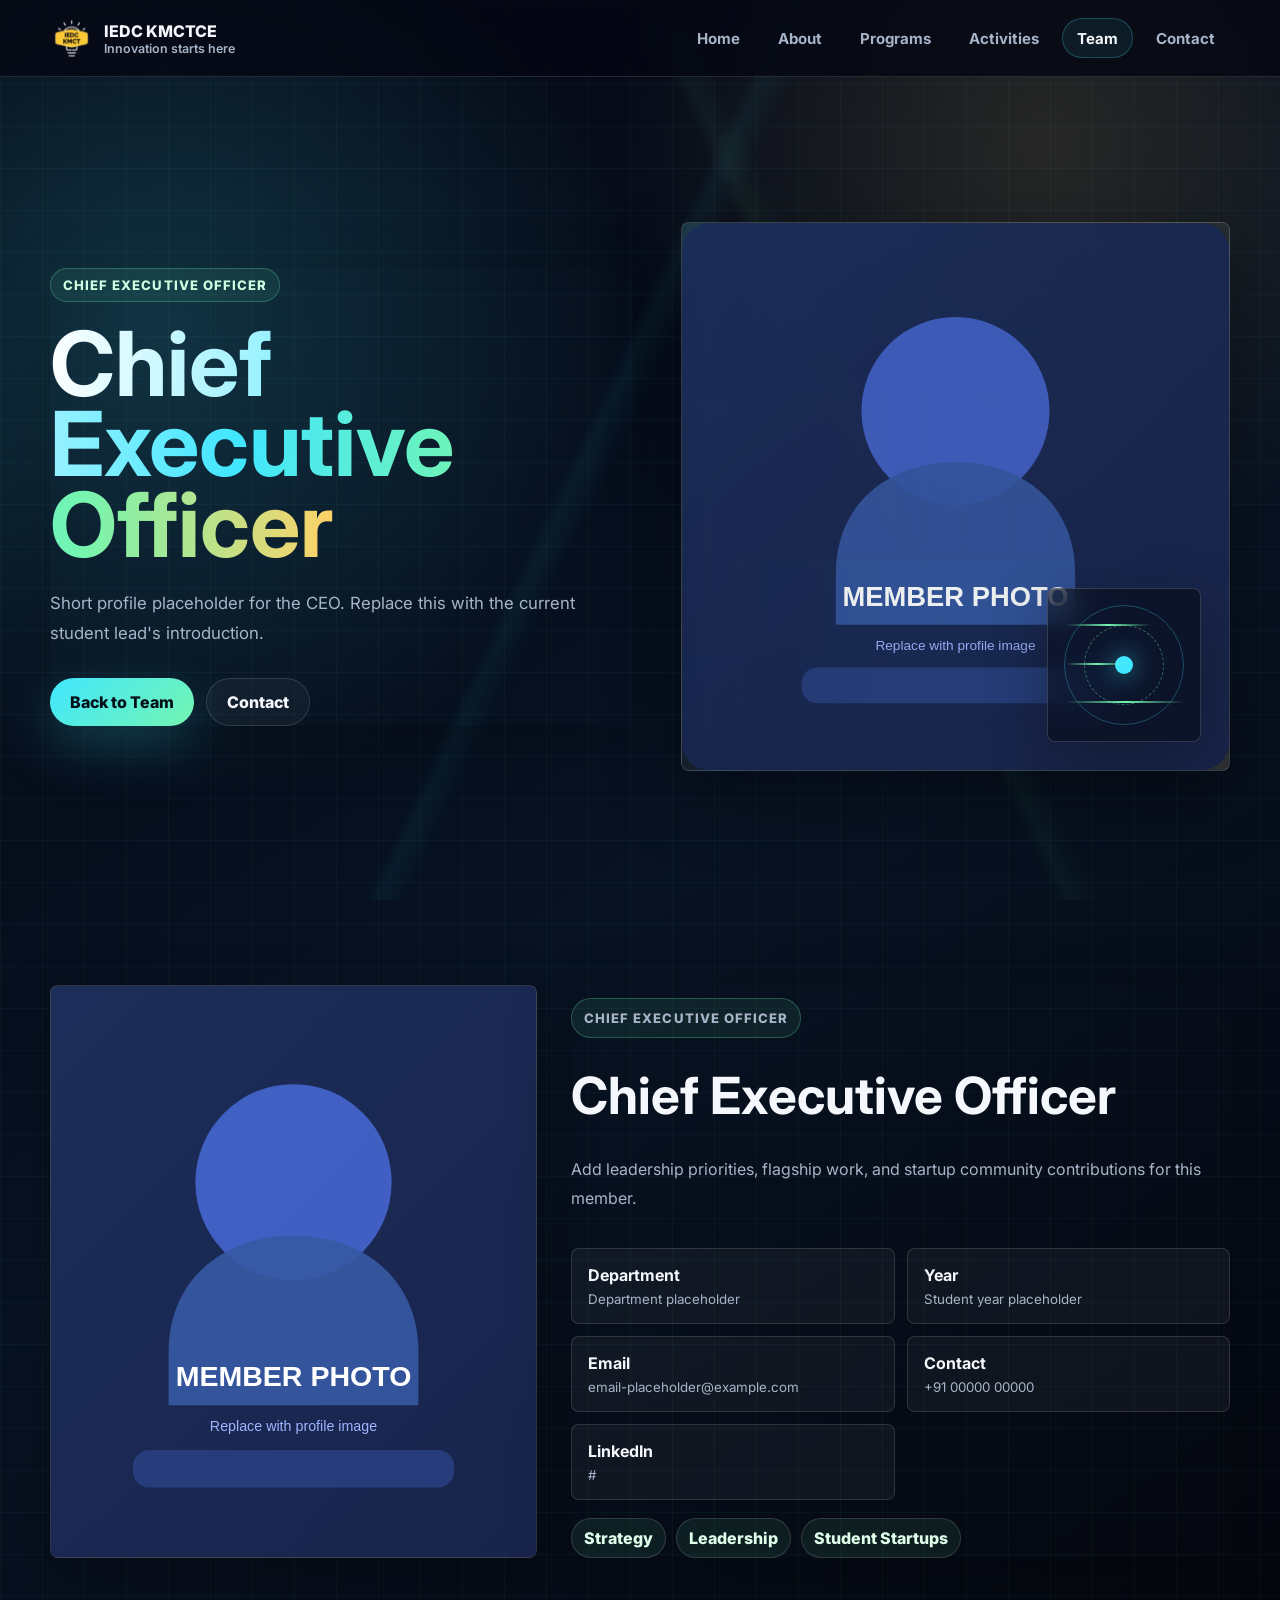
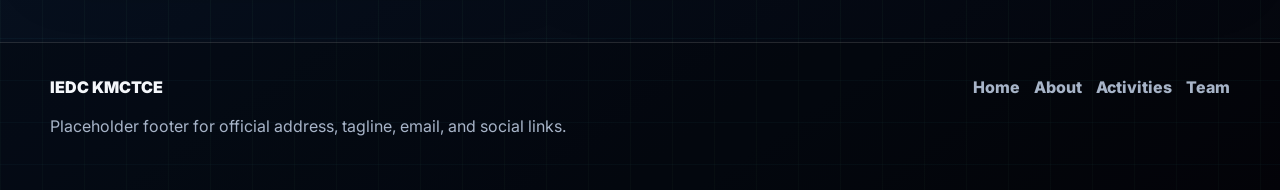
<file: members/chief-executive-officer.html>
<!DOCTYPE html>
<html lang="en">

<head>
    <meta charset="UTF-8" />
    <meta name="viewport" content="width=device-width, initial-scale=1.0" />
    <title>Member Profile | IEDC KMCTCE</title>
    <link rel="stylesheet" href="../styles.css" />
    <link rel="preconnect" href="https://fonts.googleapis.com" />
    <link rel="preconnect" href="https://fonts.gstatic.com" crossorigin />
    <link href="https://fonts.googleapis.com/css2?family=Inter:wght@400;500;600;700;800;900&display=swap"
        rel="stylesheet" />
</head>

<body>
    <header>
        <div class="navbar"><a class="brand" href="../index.html"><img src="../assets/images/logo/iedc.svg"
                    alt="IEDC KMCTCE" />
                <div>IEDC KMCTCE<span>Innovation starts here</span></div>
            </a>
            <div class="nav-shell"><button class="menu-toggle" type="button"
                    aria-label="Toggle navigation">Menu</button>
                <nav>
                    <ul class="nav-list">
                        <li><a href="../index.html">Home</a></li>
                        <li><a href="../about.html">About</a></li>
                        <li><a href="../programs.html">Programs</a></li>
                        <li><a href="../events.html">Activities</a></li>
                        <li><a href="../team.html">Team</a></li>
                        <li><a href="../contact.html">Contact</a></li>
                    </ul>
                </nav>
            </div>
        </div>
    </header>
    <main>
        <section class="hero">
            <div class="hero-copy reveal">
                <div class="label-pill" data-member-role>Member Role</div>
                <h1><span class="gradient-text" data-member-name>Member Profile</span></h1>
                <p data-member-bio>Profile placeholder loaded from data/team.json.</p>
                <div class="hero-actions"><a class="cta-btn" href="../team.html">Back to Team</a><a
                        class="secondary-btn" href="../contact.html">Contact</a></div>
            </div>
            <div class="hero-visual" data-tilt><img data-member-image
                    src="../assets/images/placeholders/member-placeholder.svg" alt="Member profile placeholder" /></div>
        </section>
        <section class="section">
            <div class="section-inner" data-member-detail></div>
        </section>
    </main>
    <footer>
        <div class="footer-inner">
            <div>
                <div class="footer-logo">IEDC KMCTCE</div>
                <p class="footer-copy">Placeholder footer for official address, tagline, email, and social links.</p>
            </div>
            <div class="footer-links"><a href="../index.html">Home</a><a href="../about.html">About</a><a
                    href="../events.html">Activities</a><a href="../team.html">Team</a></div>
        </div>
    </footer>
    <script src="../scripts.js" defer></script>
</body>

</html>
</file>
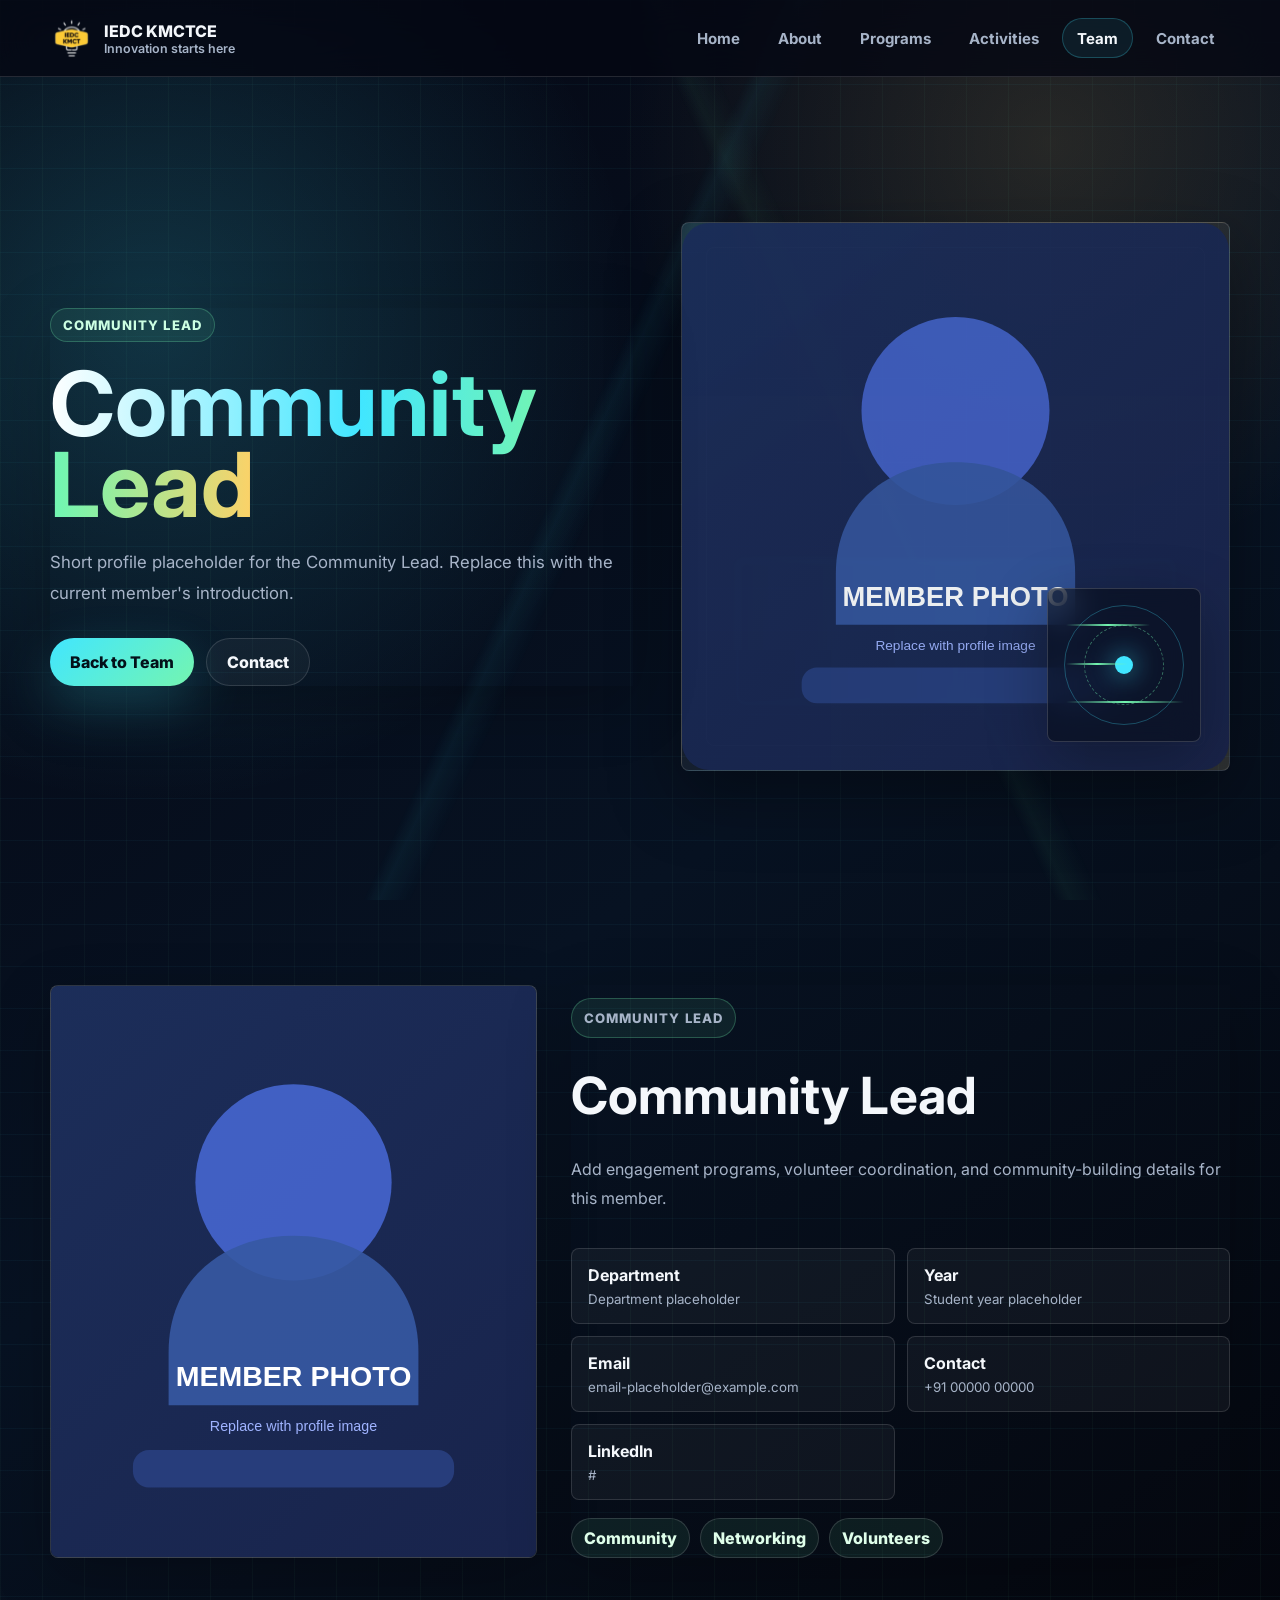
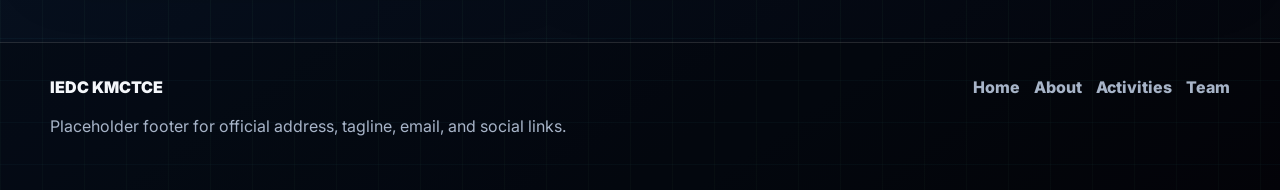
<file: members/community-lead.html>
<!DOCTYPE html>
<html lang="en">

<head>
    <meta charset="UTF-8" />
    <meta name="viewport" content="width=device-width, initial-scale=1.0" />
    <title>Member Profile | IEDC KMCTCE</title>
    <link rel="stylesheet" href="../styles.css" />
    <link rel="preconnect" href="https://fonts.googleapis.com" />
    <link rel="preconnect" href="https://fonts.gstatic.com" crossorigin />
    <link href="https://fonts.googleapis.com/css2?family=Inter:wght@400;500;600;700;800;900&display=swap"
        rel="stylesheet" />
</head>

<body>
    <header>
        <div class="navbar"><a class="brand" href="../index.html"><img src="../assets/images/logo/iedc.svg"
                    alt="IEDC KMCTCE" />
                <div>IEDC KMCTCE<span>Innovation starts here</span></div>
            </a>
            <div class="nav-shell"><button class="menu-toggle" type="button"
                    aria-label="Toggle navigation">Menu</button>
                <nav>
                    <ul class="nav-list">
                        <li><a href="../index.html">Home</a></li>
                        <li><a href="../about.html">About</a></li>
                        <li><a href="../programs.html">Programs</a></li>
                        <li><a href="../events.html">Activities</a></li>
                        <li><a href="../team.html">Team</a></li>
                        <li><a href="../contact.html">Contact</a></li>
                    </ul>
                </nav>
            </div>
        </div>
    </header>
    <main>
        <section class="hero">
            <div class="hero-copy reveal">
                <div class="label-pill" data-member-role>Member Role</div>
                <h1><span class="gradient-text" data-member-name>Member Profile</span></h1>
                <p data-member-bio>Profile placeholder loaded from data/team.json.</p>
                <div class="hero-actions"><a class="cta-btn" href="../team.html">Back to Team</a><a
                        class="secondary-btn" href="../contact.html">Contact</a></div>
            </div>
            <div class="hero-visual" data-tilt><img data-member-image
                    src="../assets/images/placeholders/member-placeholder.svg" alt="Member profile placeholder" /></div>
        </section>
        <section class="section">
            <div class="section-inner" data-member-detail></div>
        </section>
    </main>
    <footer>
        <div class="footer-inner">
            <div>
                <div class="footer-logo">IEDC KMCTCE</div>
                <p class="footer-copy">Placeholder footer for official address, tagline, email, and social links.</p>
            </div>
            <div class="footer-links"><a href="../index.html">Home</a><a href="../about.html">About</a><a
                    href="../events.html">Activities</a><a href="../team.html">Team</a></div>
        </div>
    </footer>
    <script src="../scripts.js" defer></script>
</body>

</html>
</file>
<file: styles.css>
:root {
  --bg: #050713;
  --bg-2: #071222;
  --panel: rgba(255, 255, 255, 0.07);
  --panel-strong: rgba(255, 255, 255, 0.11);
  --text: #f4f7fb;
  --muted: #a7b4c8;
  --line: rgba(255, 255, 255, 0.13);
  --cyan: #41e6ff;
  --green: #74f5b0;
  --amber: #ffd166;
  --coral: #ff6b6b;
  --radius: 8px;
  --shadow: 0 24px 70px rgba(0, 0, 0, 0.36);
}

* {
  box-sizing: border-box;
}

html {
  scroll-behavior: smooth;
}

body {
  margin: 0;
  color: var(--text);
  font-family: Inter, ui-sans-serif, system-ui, -apple-system, BlinkMacSystemFont, "Segoe UI", sans-serif;
  background:
    linear-gradient(rgba(65, 230, 255, 0.04) 1px, transparent 1px),
    linear-gradient(90deg, rgba(116, 245, 176, 0.035) 1px, transparent 1px),
    radial-gradient(circle at 12% 18%, rgba(65, 230, 255, 0.19), transparent 26%),
    radial-gradient(circle at 82% 8%, rgba(255, 209, 102, 0.13), transparent 22%),
    linear-gradient(145deg, var(--bg), var(--bg-2) 50%, #04050b);
  background-size: 42px 42px, 42px 42px, auto, auto, auto;
  overflow-x: hidden;
}

body::before {
  content: "";
  position: fixed;
  inset: 0;
  pointer-events: none;
  background:
    linear-gradient(115deg, transparent 0 46%, rgba(65, 230, 255, 0.08) 47%, transparent 49% 100%),
    linear-gradient(65deg, transparent 0 62%, rgba(116, 245, 176, 0.07) 63%, transparent 65% 100%);
  animation: scanlines 14s linear infinite;
  opacity: 0.7;
  z-index: -1;
}

@keyframes scanlines {
  from {
    transform: translate3d(-4%, -3%, 0);
  }

  to {
    transform: translate3d(4%, 3%, 0);
  }
}

img {
  display: block;
  max-width: 100%;
}

a {
  color: inherit;
  text-decoration: none;
}

button,
input,
textarea {
  font: inherit;
}

header {
  position: sticky;
  top: 0;
  z-index: 50;
  border-bottom: 1px solid var(--line);
  background: rgba(5, 7, 19, 0.78);
  backdrop-filter: blur(18px);
}

.navbar,
.hero,
.section-inner,
.footer-inner {
  width: min(1180px, calc(100% - 40px));
  margin: 0 auto;
}

.navbar {
  min-height: 76px;
  display: flex;
  align-items: center;
  justify-content: space-between;
  gap: 18px;
}

.brand {
  display: inline-flex;
  align-items: center;
  gap: 12px;
  font-weight: 800;
  letter-spacing: 0;
}

.brand img {
  width: 42px;
  height: 42px;
  object-fit: contain;
}

.brand span {
  display: block;
  color: var(--muted);
  font-size: 0.78rem;
  font-weight: 600;
}

.nav-shell {
  display: flex;
  align-items: center;
}

.nav-list,
nav ul {
  display: flex;
  align-items: center;
  gap: 8px;
  margin: 0;
  padding: 0;
  list-style: none;
}

nav a {
  display: inline-flex;
  min-height: 40px;
  align-items: center;
  padding: 0 14px;
  border: 1px solid transparent;
  border-radius: 999px;
  color: var(--muted);
  font-size: 0.94rem;
  font-weight: 700;
  transition: border-color 180ms ease, color 180ms ease, background 180ms ease;
}

nav a:hover,
nav a.active {
  color: var(--text);
  border-color: rgba(65, 230, 255, 0.24);
  background: rgba(65, 230, 255, 0.08);
}

.menu-toggle {
  display: none;
  min-width: 58px;
  height: 42px;
  padding: 0 12px;
  border: 1px solid var(--line);
  border-radius: 999px;
  background: var(--panel);
  color: var(--text);
  font-size: 0.82rem;
  font-weight: 800;
  cursor: pointer;
}

.hero {
  min-height: calc(100vh - 76px);
  padding: 72px 0 56px;
  display: grid;
  grid-template-columns: minmax(0, 1.03fr) minmax(340px, 0.97fr);
  gap: 48px;
  align-items: center;
}

.hero-copy {
  position: relative;
  z-index: 2;
}

.label-pill,
.card-badge {
  display: inline-flex;
  width: fit-content;
  align-items: center;
  gap: 10px;
  min-height: 34px;
  padding: 7px 12px;
  border: 1px solid rgba(116, 245, 176, 0.25);
  border-radius: 999px;
  background: rgba(116, 245, 176, 0.08);
  color: #ccffe2;
  font-size: 0.82rem;
  font-weight: 800;
  text-transform: uppercase;
  letter-spacing: 0.08em;
}

h1,
h2,
h3,
p {
  overflow-wrap: anywhere;
}

.hero h1 {
  margin: 22px 0 22px;
  max-width: 760px;
  font-size: clamp(3.3rem, 7vw, 6.9rem);
  line-height: 0.9;
  letter-spacing: 0;
}

.gradient-text {
  color: transparent;
  background: linear-gradient(92deg, #ffffff 0%, var(--cyan) 45%, var(--green) 72%, var(--amber) 100%);
  -webkit-background-clip: text;
  background-clip: text;
}

.hero p,
.section-subtitle {
  max-width: 720px;
  color: var(--muted);
  font-size: 1.05rem;
  line-height: 1.8;
}

.hero-actions {
  display: flex;
  flex-wrap: wrap;
  gap: 12px;
  margin-top: 30px;
}

.cta-btn,
.secondary-btn {
  display: inline-flex;
  min-height: 48px;
  align-items: center;
  justify-content: center;
  padding: 0 20px;
  border-radius: 999px;
  font-weight: 800;
  transition: transform 180ms ease, box-shadow 180ms ease, border-color 180ms ease;
}

.cta-btn {
  border: 0;
  color: #031019;
  background: linear-gradient(135deg, var(--cyan), var(--green));
  box-shadow: 0 18px 50px rgba(65, 230, 255, 0.22);
}

.secondary-btn {
  border: 1px solid var(--line);
  color: var(--text);
  background: rgba(255, 255, 255, 0.04);
}

.cta-btn:hover,
.secondary-btn:hover {
  transform: translateY(-2px);
  box-shadow: 0 18px 55px rgba(116, 245, 176, 0.16);
  border-color: rgba(65, 230, 255, 0.34);
}

.hero-visual {
  position: relative;
  min-height: 520px;
  border: 1px solid var(--line);
  border-radius: var(--radius);
  overflow: hidden;
  background:
    linear-gradient(145deg, rgba(65, 230, 255, 0.1), transparent 34%),
    linear-gradient(315deg, rgba(255, 209, 102, 0.1), transparent 34%),
    rgba(255, 255, 255, 0.06);
  box-shadow: var(--shadow);
  transform-style: preserve-3d;
}

.hero-visual::before,
.hero-visual::after {
  content: "";
  position: absolute;
  inset: 24px;
  border: 1px solid rgba(255, 255, 255, 0.12);
  border-radius: var(--radius);
  animation: pulseFrame 4s ease-in-out infinite;
}

.hero-visual::after {
  inset: auto 10% 12%;
  height: 26%;
  border-color: rgba(65, 230, 255, 0.28);
  background: linear-gradient(90deg, transparent, rgba(65, 230, 255, 0.16), transparent);
  filter: blur(2px);
  animation: dataSweep 3.2s ease-in-out infinite;
}

.hero-visual img {
  position: relative;
  z-index: 1;
  width: 100%;
  height: 100%;
  min-height: 520px;
  object-fit: cover;
  opacity: 0.92;
  animation: levitate 6s ease-in-out infinite;
}

.signal-panel {
  position: absolute;
  right: 28px;
  bottom: 28px;
  z-index: 3;
  width: 154px;
  height: 154px;
  border: 1px solid rgba(255, 255, 255, 0.16);
  border-radius: var(--radius);
  background: rgba(4, 9, 20, 0.58);
  backdrop-filter: blur(16px);
  box-shadow: 0 18px 60px rgba(0, 0, 0, 0.28);
  overflow: hidden;
}

.signal-panel::before {
  content: "";
  position: absolute;
  inset: 16px;
  border: 1px solid rgba(65, 230, 255, 0.28);
  border-radius: 50%;
  animation: signalSpin 9s linear infinite;
}

.signal-ring {
  position: absolute;
  inset: 36px;
  border: 1px dashed rgba(116, 245, 176, 0.42);
  border-radius: 50%;
  animation: signalSpin 6s linear infinite reverse;
}

.signal-core {
  position: absolute;
  left: 50%;
  top: 50%;
  width: 18px;
  height: 18px;
  border-radius: 50%;
  background: var(--cyan);
  box-shadow: 0 0 26px rgba(65, 230, 255, 0.78);
  transform: translate(-50%, -50%);
  animation: signalPulse 1.8s ease-in-out infinite;
}

.signal-line {
  position: absolute;
  left: 18px;
  height: 2px;
  border-radius: 999px;
  background: linear-gradient(90deg, transparent, var(--green), transparent);
  transform-origin: left center;
}

.line-one {
  top: 35px;
  width: 84px;
  animation: signalScan 2.6s ease-in-out infinite;
}

.line-two {
  top: 112px;
  width: 118px;
  animation: signalScan 3.1s ease-in-out infinite 260ms;
}

.line-three {
  top: 74px;
  width: 62px;
  animation: signalScan 2.2s ease-in-out infinite 520ms;
}

@keyframes pulseFrame {
  50% {
    transform: scale(0.97);
    opacity: 0.55;
  }
}

@keyframes dataSweep {
  50% {
    transform: translateY(-180%);
    opacity: 0.55;
  }
}

@keyframes levitate {
  50% {
    transform: translateY(-12px) scale(1.02);
  }
}

@keyframes signalSpin {
  to {
    transform: rotate(360deg);
  }
}

@keyframes signalPulse {
  50% {
    transform: translate(-50%, -50%) scale(1.35);
    opacity: 0.68;
  }
}

@keyframes signalScan {

  0%,
  100% {
    opacity: 0.24;
    transform: translateX(0) scaleX(0.46);
  }

  50% {
    opacity: 0.92;
    transform: translateX(20px) scaleX(1);
  }
}

.section {
  padding: 84px 0;
}

.section-head {
  display: grid;
  gap: 12px;
  margin-bottom: 32px;
}

.section-title {
  max-width: 900px;
  margin: 0;
  font-size: clamp(2.2rem, 4vw, 4.5rem);
  line-height: 1;
}

.grid {
  display: grid;
  gap: 18px;
}

.gallery-grid,
.team-grid {
  grid-template-columns: repeat(auto-fit, minmax(250px, 1fr));
}

.stats {
  grid-template-columns: repeat(4, minmax(0, 1fr));
}

.card,
.team-card,
.stat-card,
.profile-card,
.contact-form {
  position: relative;
  border: 1px solid var(--line);
  border-radius: var(--radius);
  background: linear-gradient(180deg, var(--panel-strong), rgba(255, 255, 255, 0.035));
  box-shadow: 0 18px 60px rgba(0, 0, 0, 0.22);
  overflow: hidden;
}

.card,
.team-card,
.stat-card,
.section-head,
.profile-card,
.contact-form,
.reveal {
  --reveal-y: 34px;
  --reveal-scale: 0.94;
  opacity: 0;
  transform: translateY(34px) scale(0.94);
  filter: blur(8px);
}

.card.is-visible,
.team-card.is-visible,
.stat-card.is-visible,
.section-head.is-visible,
.profile-card.is-visible,
.contact-form.is-visible,
.reveal.is-visible {
  --reveal-y: 0px;
  --reveal-scale: 1;
  opacity: 1;
  transform: translateY(0) scale(1);
  filter: blur(0);
}

.card,
.team-card,
.stat-card,
.section-head,
.profile-card,
.contact-form,
.reveal {
  transition:
    opacity 620ms cubic-bezier(0.2, 0.8, 0.2, 1),
    transform 620ms cubic-bezier(0.2, 0.8, 0.2, 1),
    filter 620ms cubic-bezier(0.2, 0.8, 0.2, 1),
    box-shadow 220ms ease;
  transition-delay: var(--reveal-delay, 0ms);
}

.is-popping {
  animation: popGlow 820ms ease both;
}

[data-tilt] {
  transform: perspective(900px) translateY(var(--reveal-y, 0px)) scale(var(--reveal-scale, 1)) rotateX(var(--tilt-x, 0deg)) rotateY(var(--tilt-y, 0deg));
}

[data-tilt]:hover {
  box-shadow: 0 26px 80px rgba(65, 230, 255, 0.16);
}

.card {
  padding: 28px;
}

.card::before,
.team-card::before,
.stat-card::before {
  content: "";
  position: absolute;
  inset: 0;
  background: linear-gradient(120deg, transparent, rgba(65, 230, 255, 0.12), transparent);
  transform: translateX(-120%);
  transition: transform 700ms ease;
}

.card:hover::before,
.team-card:hover::before,
.stat-card:hover::before {
  transform: translateX(120%);
}

@keyframes popGlow {
  0% {
    box-shadow: 0 18px 60px rgba(0, 0, 0, 0.22);
  }

  45% {
    box-shadow: 0 24px 80px rgba(65, 230, 255, 0.18);
  }

  100% {
    box-shadow: 0 18px 60px rgba(0, 0, 0, 0.22);
  }
}

.card h3,
.event-card h3 {
  margin: 16px 0 10px;
  font-size: 1.35rem;
}

.card p,
.team-card p,
.event-card p {
  margin: 0;
  color: var(--muted);
  line-height: 1.75;
}

.icon-tile {
  display: grid;
  width: 52px;
  height: 52px;
  place-items: center;
  border: 1px solid rgba(65, 230, 255, 0.24);
  border-radius: var(--radius);
  color: #031019;
  background: linear-gradient(135deg, var(--cyan), var(--green));
  font-weight: 900;
}

.event-card {
  padding: 0;
}

.event-card img {
  width: 100%;
  height: 210px;
  object-fit: cover;
  border-bottom: 1px solid var(--line);
}

.event-card-body {
  display: grid;
  gap: 12px;
  padding: 22px;
}

.event-card small {
  color: var(--amber);
  font-weight: 800;
}

.team-card {
  min-height: 360px;
  padding: 24px;
  display: flex;
  flex-direction: column;
  align-items: flex-start;
  gap: 16px;
}

.team-card img {
  width: 112px;
  height: 112px;
  border: 1px solid rgba(65, 230, 255, 0.26);
  border-radius: var(--radius);
  object-fit: cover;
  background: rgba(255, 255, 255, 0.05);
}

.team-card h3 {
  margin: 0;
  font-size: 1.25rem;
}

.team-card .role {
  margin-top: 5px;
  color: var(--green);
  font-weight: 800;
}

.team-orbit {
  position: absolute;
  right: -44px;
  top: -44px;
  width: 132px;
  height: 132px;
  border: 1px solid rgba(65, 230, 255, 0.2);
  border-radius: 50%;
}

.team-orbit::after {
  content: "";
  position: absolute;
  width: 12px;
  height: 12px;
  border-radius: 50%;
  background: var(--amber);
  left: 18px;
  top: 18px;
  animation: orbit 4s linear infinite;
  transform-origin: 48px 48px;
}

@keyframes orbit {
  to {
    transform: rotate(360deg);
  }
}

.profile-link {
  margin-top: auto;
  color: var(--cyan);
  font-weight: 900;
}

.stat-card {
  padding: 26px;
}

.stat-card span {
  display: block;
  font-size: clamp(2rem, 4vw, 3.7rem);
  font-weight: 900;
  color: var(--text);
}

.stat-card small {
  color: var(--muted);
  font-weight: 700;
}

.member-panel {
  display: grid;
  grid-template-columns: minmax(280px, 0.85fr) minmax(0, 1.15fr);
  gap: 34px;
  align-items: stretch;
}

.profile-card img {
  width: 100%;
  height: 100%;
  min-height: 460px;
  object-fit: cover;
}

.profile-details {
  display: grid;
  align-content: center;
  gap: 18px;
}

.profile-details h2 {
  margin: 0;
  font-size: clamp(2.3rem, 4vw, 4.2rem);
  line-height: 1;
}

.profile-details p {
  color: var(--muted);
  line-height: 1.85;
}

.profile-meta {
  display: grid;
  grid-template-columns: repeat(2, minmax(0, 1fr));
  gap: 12px;
}

.profile-meta div {
  border: 1px solid var(--line);
  border-radius: var(--radius);
  padding: 16px;
  background: rgba(255, 255, 255, 0.045);
}

.profile-meta strong,
.profile-meta small {
  display: block;
}

.profile-meta small {
  margin-top: 6px;
  color: var(--muted);
}

.tag-list {
  display: flex;
  flex-wrap: wrap;
  gap: 10px;
  margin: 0;
  padding: 0;
  list-style: none;
}

.tag-list li {
  padding: 9px 12px;
  border: 1px solid rgba(255, 255, 255, 0.14);
  border-radius: 999px;
  color: #dfffea;
  background: rgba(116, 245, 176, 0.08);
  font-weight: 800;
}

.contact-form {
  padding: 24px;
}

.form-grid {
  display: grid;
  gap: 14px;
}

input,
textarea {
  width: 100%;
  border: 1px solid var(--line);
  border-radius: var(--radius);
  padding: 15px 16px;
  color: var(--text);
  background: rgba(3, 10, 20, 0.74);
}

textarea {
  resize: vertical;
}

footer {
  border-top: 1px solid var(--line);
  padding: 34px 0;
  background: rgba(0, 0, 0, 0.22);
}

.footer-inner {
  display: flex;
  justify-content: space-between;
  gap: 24px;
}

.footer-logo {
  font-weight: 900;
}

.footer-copy {
  max-width: 560px;
  color: var(--muted);
  line-height: 1.7;
}

.footer-links {
  display: flex;
  flex-wrap: wrap;
  gap: 14px;
}

.footer-links a {
  color: var(--muted);
  font-weight: 800;
}

.footer-links a:hover {
  color: var(--cyan);
}

@media (prefers-reduced-motion: reduce) {

  *,
  *::before,
  *::after {
    animation-duration: 0.01ms !important;
    animation-iteration-count: 1 !important;
    scroll-behavior: auto !important;
    transition-duration: 0.01ms !important;
  }
}

@media (max-width: 920px) {

  .hero,
  .member-panel {
    grid-template-columns: 1fr;
  }

  .hero {
    min-height: auto;
    padding-top: 58px;
  }

  .hero-visual,
  .hero-visual img {
    min-height: 390px;
  }

  .signal-panel {
    width: 126px;
    height: 126px;
    right: 18px;
    bottom: 18px;
  }

  .stats {
    grid-template-columns: repeat(2, minmax(0, 1fr));
  }
}

@media (max-width: 760px) {

  .navbar,
  .hero,
  .section-inner,
  .footer-inner {
    width: min(100% - 28px, 1180px);
  }

  .navbar {
    min-height: 68px;
  }

  .menu-toggle {
    display: inline-grid;
    place-items: center;
  }

  .nav-shell nav {
    display: none;
    position: absolute;
    right: 14px;
    top: 76px;
    width: min(280px, calc(100% - 28px));
    border: 1px solid var(--line);
    border-radius: var(--radius);
    background: rgba(5, 7, 19, 0.96);
    box-shadow: var(--shadow);
  }

  .nav-shell.open nav {
    display: block;
  }

  .nav-list,
  nav ul {
    align-items: stretch;
    flex-direction: column;
    gap: 4px;
    padding: 10px;
  }

  nav a {
    justify-content: flex-start;
    width: 100%;
  }

  .hero h1 {
    font-size: clamp(3rem, 16vw, 4.8rem);
  }

  .section {
    padding: 58px 0;
  }

  .profile-meta,
  .stats {
    grid-template-columns: 1fr;
  }

  .hero-actions {
    flex-direction: column;
  }

  .cta-btn,
  .secondary-btn {
    width: 100%;
  }

  .footer-inner {
    flex-direction: column;
  }
}
</file>
